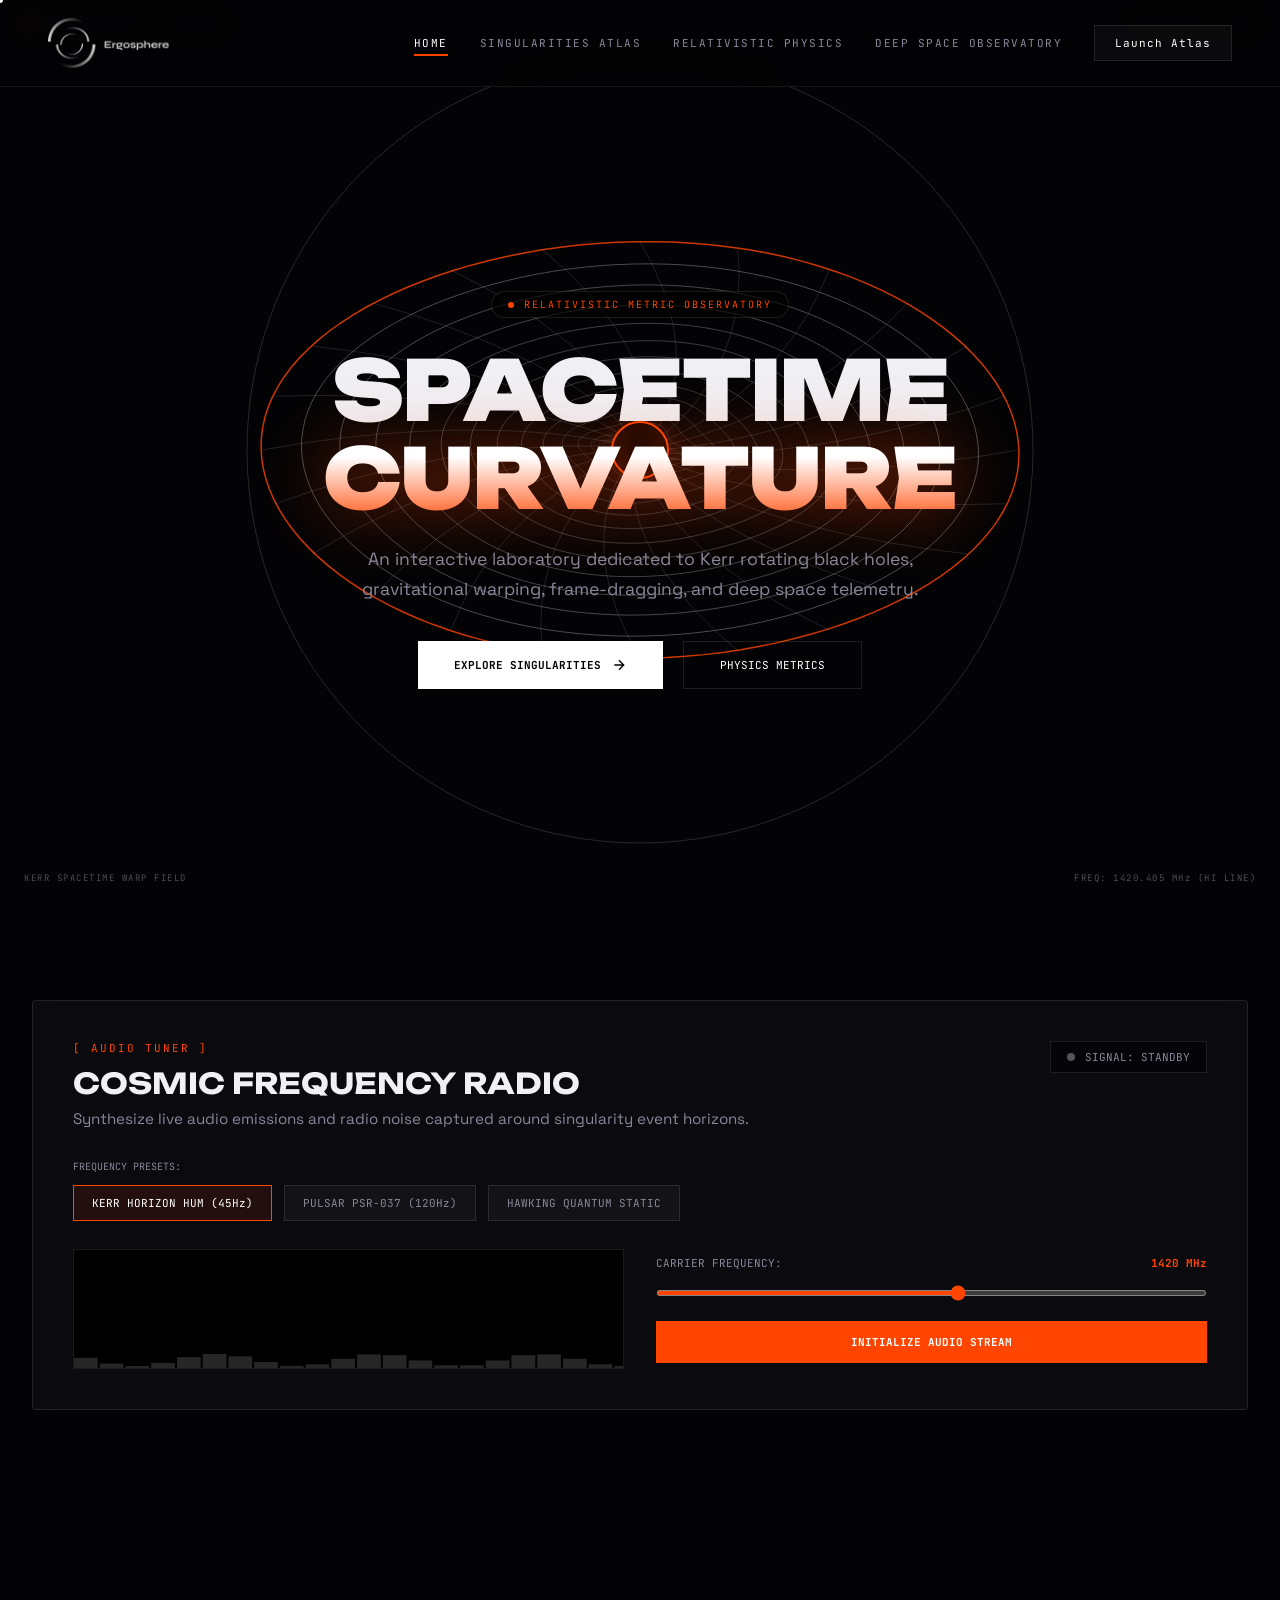
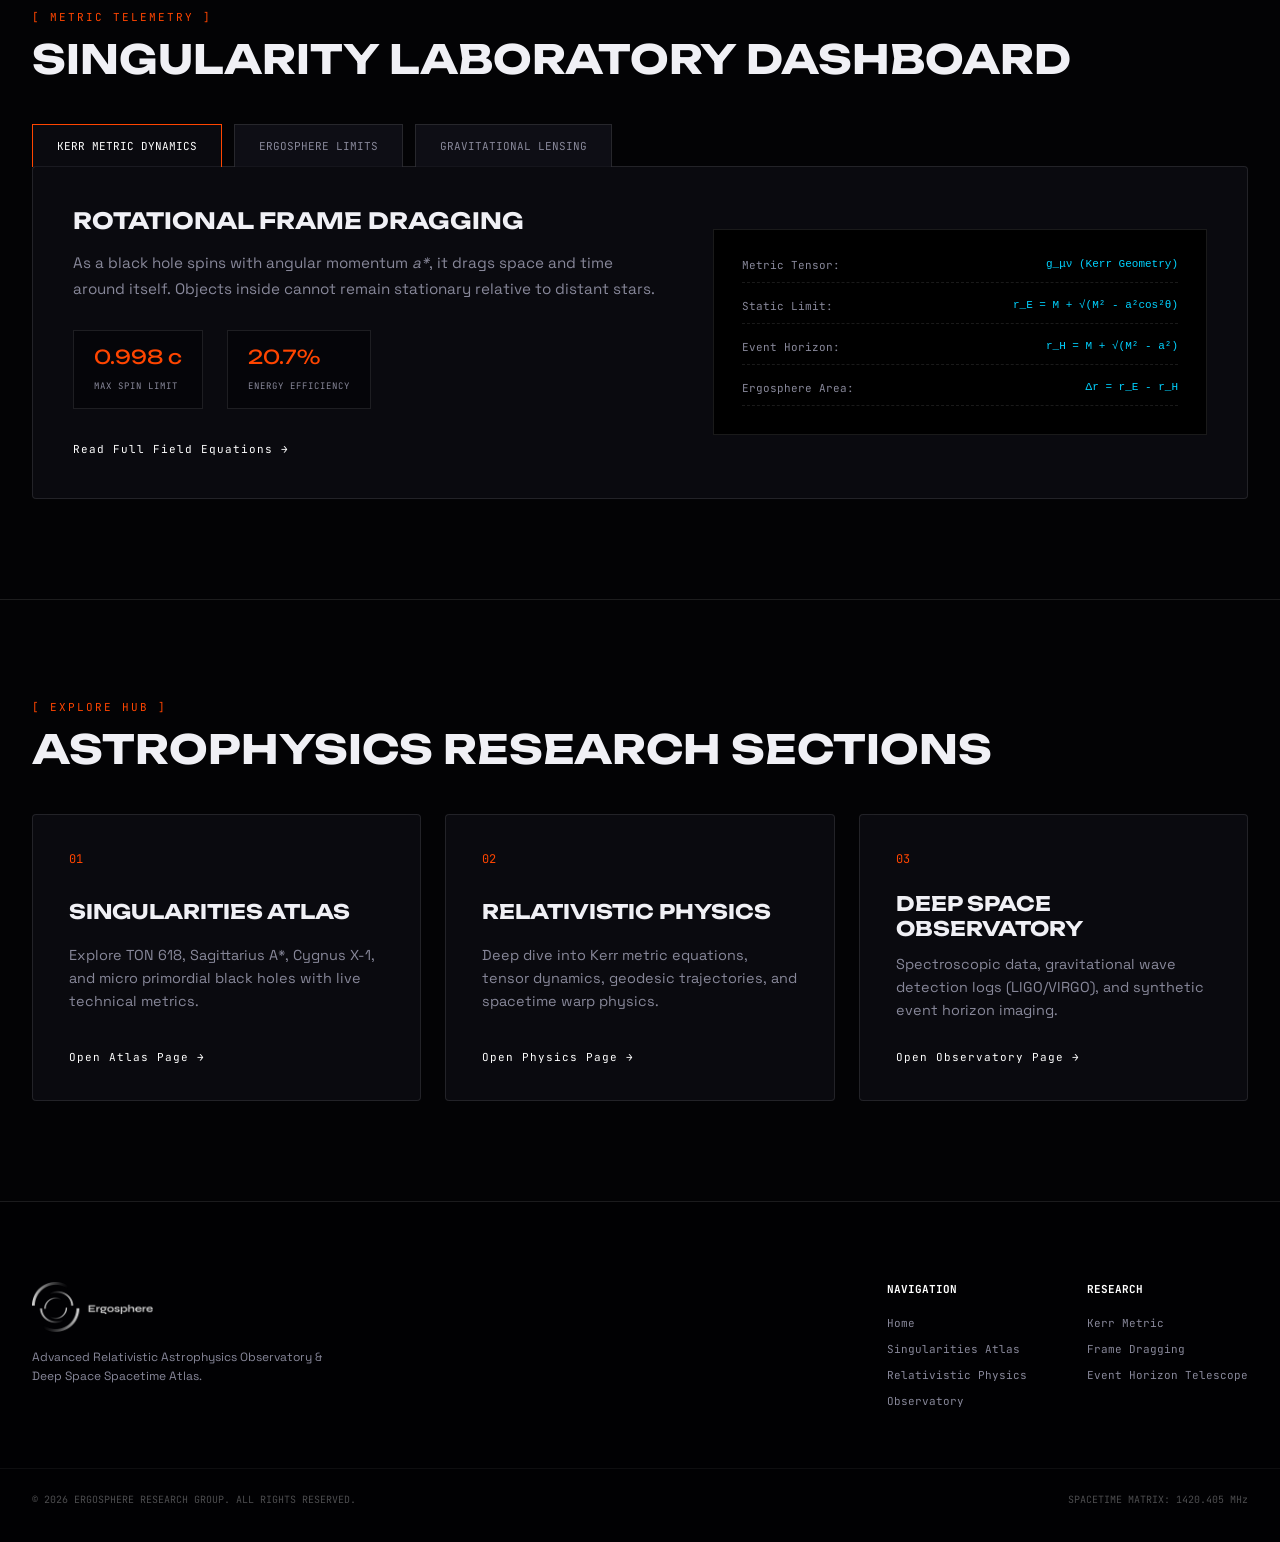
<file: index.html>
<!DOCTYPE html>
<html lang="en">
<head>
  <meta charset="UTF-8" />
  <meta name="viewport" content="width=device-width, initial-scale=1.0" />
  <title>ERGOSPHERE — Relativistic Astrophysics & Spacetime Dynamics</title>
  
  <!-- Fonts -->
  <link rel="preconnect" href="https://fonts.googleapis.com">
  <link rel="preconnect" href="https://fonts.gstatic.com" crossorigin>
  <link href="https://fonts.googleapis.com/css2?family=JetBrains+Mono:ital,wght@0,300;0,500;0,700;1,400&family=Space+Grotesk:wght@300;500;700&family=Unbounded:wght@400;700;900&display=swap" rel="stylesheet">
  
  <!-- GSAP Core -->
  <script src="https://cdnjs.cloudflare.com/ajax/libs/gsap/3.12.5/gsap.min.js"></script>

  <link rel="stylesheet" href="style.css" />
</head>
<body>

  <!-- Custom HUD Cursor -->
  <div class="custom-cursor"></div>
  <div class="custom-cursor-follower"></div>

  <!-- Technical HUD Frame Overlay -->
  <div class="hud-frame">
    <div class="hud-corner top-left">
      <span class="hud-pulse"></span> ERGOSPHERE CORE // STATION-01
    </div>
    <div class="hud-corner top-right">
      <span>GRID MATRIX: ONLINE</span>
    </div>
    <div class="hud-corner bottom-left">KERR SPACETIME WARP FIELD</div>
    <div class="hud-corner bottom-right">FREQ: 1420.405 MHz (HI LINE)</div>
  </div>

  <!-- Site Header / Navigazione VERA tra pagine -->
  <header class="site-header">
    <a href="index.html" class="logo-container hover-target">
      <img src="LOGO/LOGO.png" alt="Ergosphere" class="logo-img">
    </a>
    
    <nav class="main-nav">
      <a href="index.html" class="nav-link active hover-target">Home</a>
      <a href="singularities.html" class="nav-link hover-target">Singularities Atlas</a>
      <a href="physics.html" class="nav-link hover-target">Relativistic Physics</a>
      <a href="observatory.html" class="nav-link hover-target">Deep Space Observatory</a>
      <a href="singularities.html" class="btn-hud hover-target">Launch Atlas</a>
    </nav>
  </header>

  <main>
    <!-- HERO SECTION: Interactive Gravitational Well Grid (Ref Img 1) -->
    <section class="hero-section">
      <div class="hero-grid-container">
        <canvas id="spacetime-grid-canvas"></canvas>
      </div>

      <div class="hero-content">
        <div class="hero-badge">
          <span class="badge-dot"></span>
          <span>RELATIVISTIC METRIC OBSERVATORY</span>
        </div>

        <h1 class="hero-title">
          SPACETIME<br>
          <span class="glow-text">CURVATURE</span>
        </h1>

        <p class="hero-subtitle">
          An interactive laboratory dedicated to Kerr rotating black holes, gravitational warping, frame-dragging, and deep space telemetry.
        </p>

        <div class="hero-cta-group">
          <a href="singularities.html" class="btn-primary hover-target">
            <span>EXPLORE SINGULARITIES</span>
            <svg width="16" height="16" viewBox="0 0 24 24" fill="none" stroke="currentColor" stroke-width="2"><path d="M5 12h14M12 5l7 7-7 7"/></svg>
          </a>
          <a href="physics.html" class="btn-secondary hover-target">
            <span>PHYSICS METRICS</span>
          </a>
        </div>
      </div>
    </section>

    <!-- RADIO COSMIC FREQUENCY STATION (Sintetizzatore Audio Spaziale) -->
    <section class="radio-section">
      <div class="container">
        <div class="radio-card glass-panel">
          
          <div class="radio-header">
            <div class="radio-title-block">
              <span class="section-tag">[ AUDIO TUNER ]</span>
              <h2>COSMIC FREQUENCY RADIO</h2>
              <p>Synthesize live audio emissions and radio noise captured around singularity event horizons.</p>
            </div>
            <div class="radio-status-display">
              <span class="signal-indicator" id="radio-indicator"></span>
              <span id="radio-status-text">SIGNAL: STANDBY</span>
            </div>
          </div>

          <div class="radio-workspace">
            <!-- Preset Channels -->
            <div class="radio-channels">
              <span class="channel-label">FREQUENCY PRESETS:</span>
              <div class="channel-buttons">
                <button class="channel-btn active hover-target" data-freq="45" data-type="kerr">KERR HORIZON HUM (45Hz)</button>
                <button class="channel-btn hover-target" data-freq="120" data-type="pulsar">PULSAR PSR-037 (120Hz)</button>
                <button class="channel-btn hover-target" data-freq="432" data-type="static">HAWKING QUANTUM STATIC</button>
              </div>
            </div>

            <!-- Visualizer & Tuner Controls -->
            <div class="radio-controls-grid">
              <div class="visualizer-box">
                <canvas id="radio-visualizer"></canvas>
              </div>

              <div class="tuner-box">
                <div class="tuner-slider-group">
                  <div class="tuner-info">
                    <span>CARRIER FREQUENCY:</span>
                    <span class="freq-value" id="freq-display">1420 MHz</span>
                  </div>
                  <input type="range" id="frequency-tuner" min="100" max="2500" value="1420" class="hover-target">
                </div>

                <div class="tuner-actions">
                  <button id="radio-play-btn" class="btn-radio-toggle hover-target">
                    <span id="play-btn-text">INITIALIZE AUDIO STREAM</span>
                  </button>
                </div>
              </div>
            </div>

          </div>
        </div>
      </div>
    </section>

    <!-- TELEMETRY & DATA CARDS DASHBOARD (Ref Img 5) -->
    <section class="dashboard-section">
      <div class="container">
        <div class="section-header">
          <span class="section-tag">[ METRIC TELEMETRY ]</span>
          <h2>SINGULARITY LABORATORY DASHBOARD</h2>
        </div>

        <!-- Interactive Tabs -->
        <div class="dashboard-tabs">
          <button class="dash-tab active hover-target" data-tab="kerr">KERR METRIC DYNAMICS</button>
          <button class="dash-tab hover-target" data-tab="ergosphere">ERGOSPHERE LIMITS</button>
          <button class="dash-tab hover-target" data-tab="lensing">GRAVITATIONAL LENSING</button>
        </div>

        <!-- Dynamic Glassmorphic Panel Content -->
        <div class="dashboard-content glass-panel">
          
          <!-- Tab 1: Kerr Dynamics -->
          <div class="tab-pane active" id="pane-kerr">
            <div class="dash-grid">
              <div class="dash-info-col">
                <h3>ROTATIONAL FRAME DRAGGING</h3>
                <p>As a black hole spins with angular momentum <em>a*</em>, it drags space and time around itself. Objects inside cannot remain stationary relative to distant stars.</p>
                
                <div class="stats-row">
                  <div class="stat-box">
                    <span class="stat-num">0.998 c</span>
                    <span class="stat-lbl">MAX SPIN LIMIT</span>
                  </div>
                  <div class="stat-box">
                    <span class="stat-num">20.7%</span>
                    <span class="stat-lbl">ENERGY EFFICIENCY</span>
                  </div>
                </div>

                <a href="physics.html" class="dash-link hover-target">Read Full Field Equations &rarr;</a>
              </div>

              <div class="dash-metric-card">
                <div class="metric-line"><span>Metric Tensor:</span> <code>g_μν (Kerr Geometry)</code></div>
                <div class="metric-line"><span>Static Limit:</span> <code>r_E = M + √(M² - a²cos²θ)</code></div>
                <div class="metric-line"><span>Event Horizon:</span> <code>r_H = M + √(M² - a²)</code></div>
                <div class="metric-line"><span>Ergosphere Area:</span> <code>Δr = r_E - r_H</code></div>
              </div>
            </div>
          </div>

          <!-- Tab 2: Ergosphere Limits -->
          <div class="tab-pane" id="pane-ergosphere">
            <div class="dash-grid">
              <div class="dash-info-col">
                <h3>THE PENROSE ENERGY ZONE</h3>
                <p>The ergosphere is the region situated between the outer static limit and the inner event horizon. Matter entering this zone can split, allowing escape with excess energy extracted from the hole's rotation.</p>
                <div class="stats-row">
                  <div class="stat-box">
                    <span class="stat-num">+1.24 EeV</span>
                    <span class="stat-lbl">MAX ENERGY GAIN</span>
                  </div>
                  <div class="stat-box">
                    <span class="stat-num">OBLATE</span>
                    <span class="stat-lbl">GEOMETRY SHAPE</span>
                  </div>
                </div>
                <a href="physics.html" class="dash-link hover-target">Penrose Mechanics Overview &rarr;</a>
              </div>

              <div class="dash-metric-card">
                <div class="metric-line"><span>Particle Injection:</span> <code>E_0 = E_1 + E_2</code></div>
                <div class="metric-line"><span>Negative Energy Trajectory:</span> <code>E_2 &lt; 0 (Captured)</code></div>
                <div class="metric-line"><span>Escaping Fragment:</span> <code>E_1 &gt; E_0 (Extracted)</code></div>
              </div>
            </div>
          </div>

          <!-- Tab 3: Gravitational Lensing -->
          <div class="tab-pane" id="pane-lensing">
            <div class="dash-grid">
              <div class="dash-info-col">
                <h3>PHOTON RING & ACCRETION SHADOW</h3>
                <p>Light passing close to a singularity is bent sharply into photon rings, casting a shadow twice the size of the physical event horizon.</p>
                <div class="stats-row">
                  <div class="stat-box">
                    <span class="stat-num">2.6 M</span>
                    <span class="stat-lbl">PHOTON SPHERE RADIUS</span>
                  </div>
                  <div class="stat-box">
                    <span class="stat-num">5.2 M</span>
                    <span class="stat-lbl">SHADOW DIAMETER</span>
                  </div>
                </div>
                <a href="observatory.html" class="dash-link hover-target">Open Telescope Imagery &rarr;</a>
              </div>

              <div class="dash-metric-card">
                <div class="metric-line"><span>Deflection Angle:</span> <code>α = 4GM / (c² b)</code></div>
                <div class="metric-line"><span>Einstein Ring Radius:</span> <code>θ_E = √(4GM D_LS / (c² D_L D_S))</code></div>
              </div>
            </div>
          </div>

        </div>
      </div>
    </section>

    <!-- NAVIGATION CARDS TO OTHER PAGES -->
    <section class="modules-section">
      <div class="container">
        <div class="section-header">
          <span class="section-tag">[ EXPLORE HUB ]</span>
          <h2>ASTROPHYSICS RESEARCH SECTIONS</h2>
        </div>

        <div class="modules-grid">
          
          <a href="singularities.html" class="module-card glass-panel hover-target">
            <div class="card-num">01</div>
            <h3>SINGULARITIES ATLAS</h3>
            <p>Explore TON 618, Sagittarius A*, Cygnus X-1, and micro primordial black holes with live technical metrics.</p>
            <span class="card-btn">Open Atlas Page &rarr;</span>
          </a>

          <a href="physics.html" class="module-card glass-panel hover-target">
            <div class="card-num">02</div>
            <h3>RELATIVISTIC PHYSICS</h3>
            <p>Deep dive into Kerr metric equations, tensor dynamics, geodesic trajectories, and spacetime warp physics.</p>
            <span class="card-btn">Open Physics Page &rarr;</span>
          </a>

          <a href="observatory.html" class="module-card glass-panel hover-target">
            <div class="card-num">03</div>
            <h3>DEEP SPACE OBSERVATORY</h3>
            <p>Spectroscopic data, gravitational wave detection logs (LIGO/VIRGO), and synthetic event horizon imaging.</p>
            <span class="card-btn">Open Observatory Page &rarr;</span>
          </a>

        </div>
      </div>
    </section>
  </main>

  <!-- Site Footer -->
  <footer class="site-footer">
    <div class="container footer-content">
      <div class="footer-brand">
        <!-- LOGO ESATTO COME RICHESTO IN HTML -->
        <a href="index.html" class="logo-container hover-target">
          <img src="LOGO/LOGO.png" alt="Ergosphere" class="logo-img">
        </a>
        <p>Advanced Relativistic Astrophysics Observatory & Deep Space Spacetime Atlas.</p>
      </div>

      <div class="footer-links">
        <div class="link-col">
          <h4>NAVIGATION</h4>
          <a href="index.html">Home</a>
          <a href="singularities.html">Singularities Atlas</a>
          <a href="physics.html">Relativistic Physics</a>
          <a href="observatory.html">Observatory</a>
        </div>
        <div class="link-col">
          <h4>RESEARCH</h4>
          <a href="physics.html">Kerr Metric</a>
          <a href="physics.html">Frame Dragging</a>
          <a href="observatory.html">Event Horizon Telescope</a>
        </div>
      </div>
    </div>

    <div class="container footer-bottom">
      <p>© 2026 ERGOSPHERE RESEARCH GROUP. ALL RIGHTS RESERVED.</p>
      <p>SPACETIME MATRIX: 1420.405 MHz</p>
    </div>
  </footer>

  <script src="app.js"></script>
</body>
  <!--
   *    /\_/\      +
       ( o.o )   <3  ghostly.grl
   +    > ^ <          *
-->
</html>
</file>
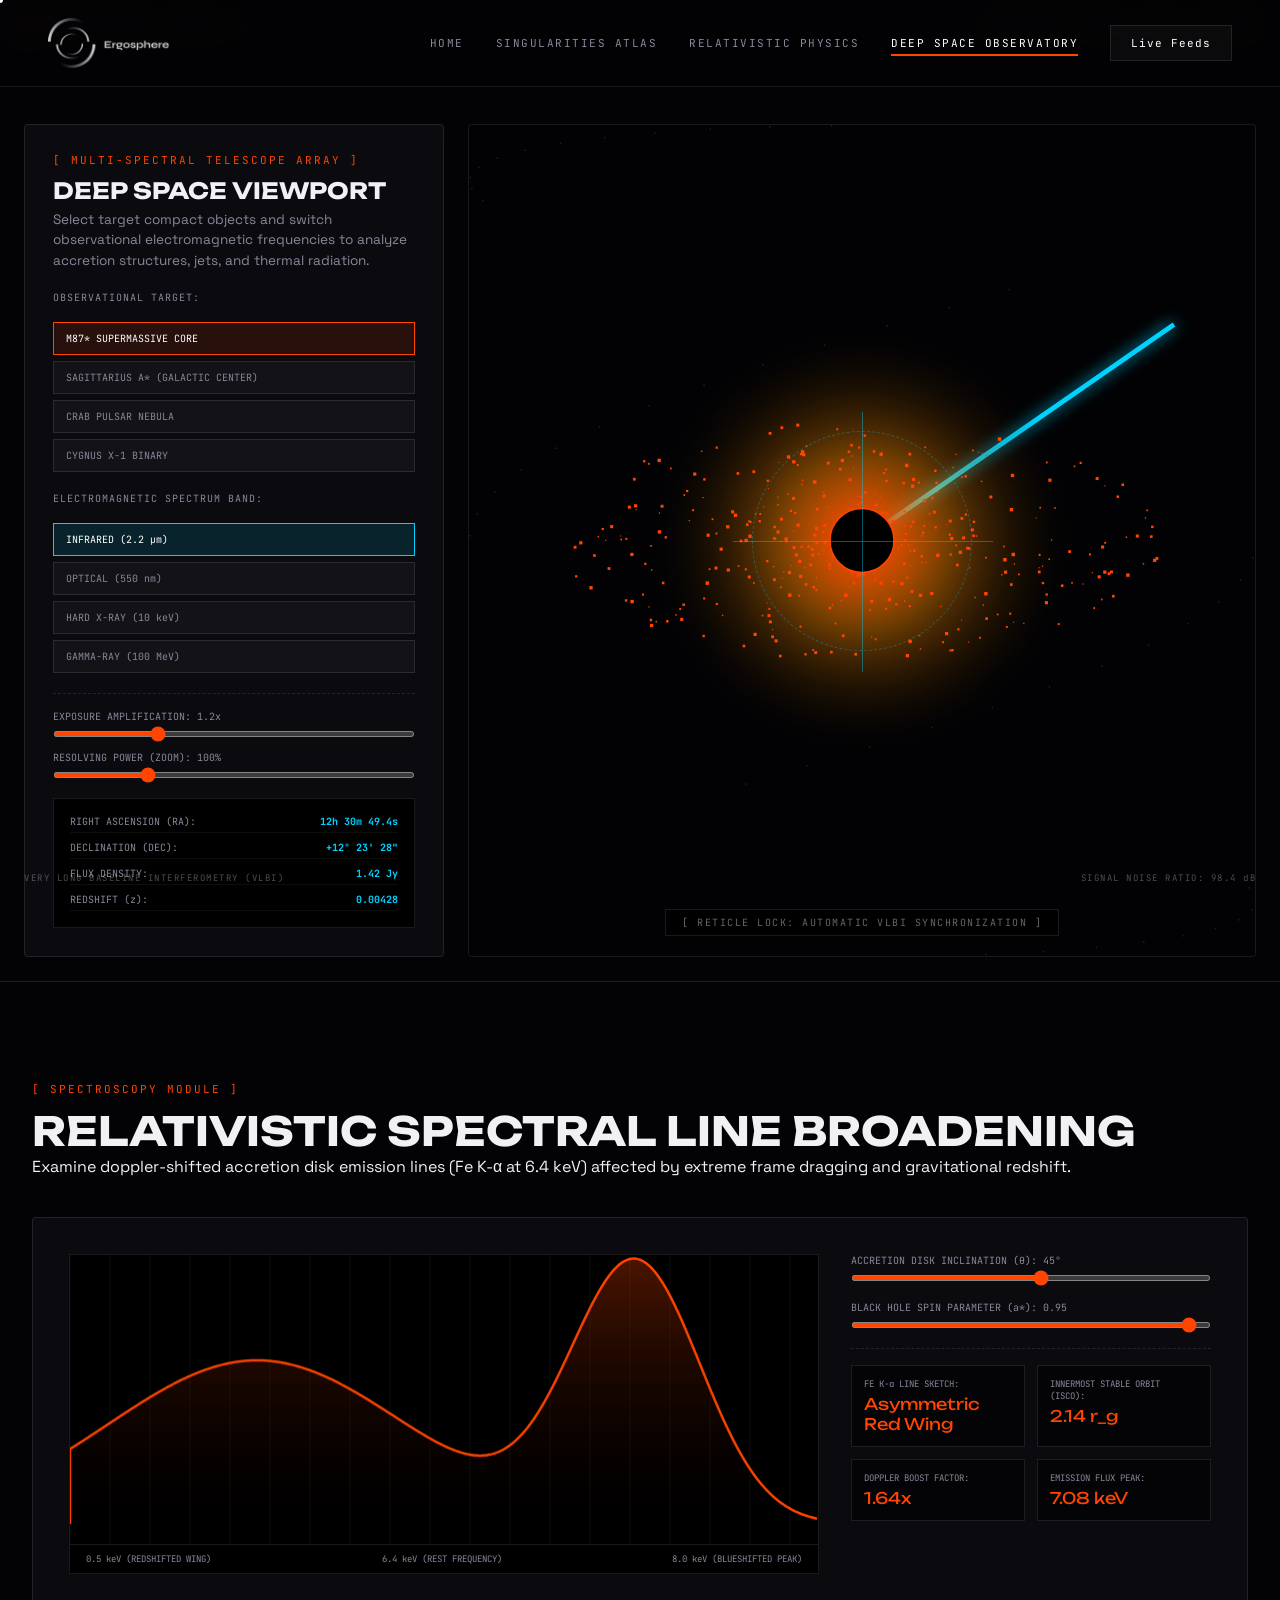
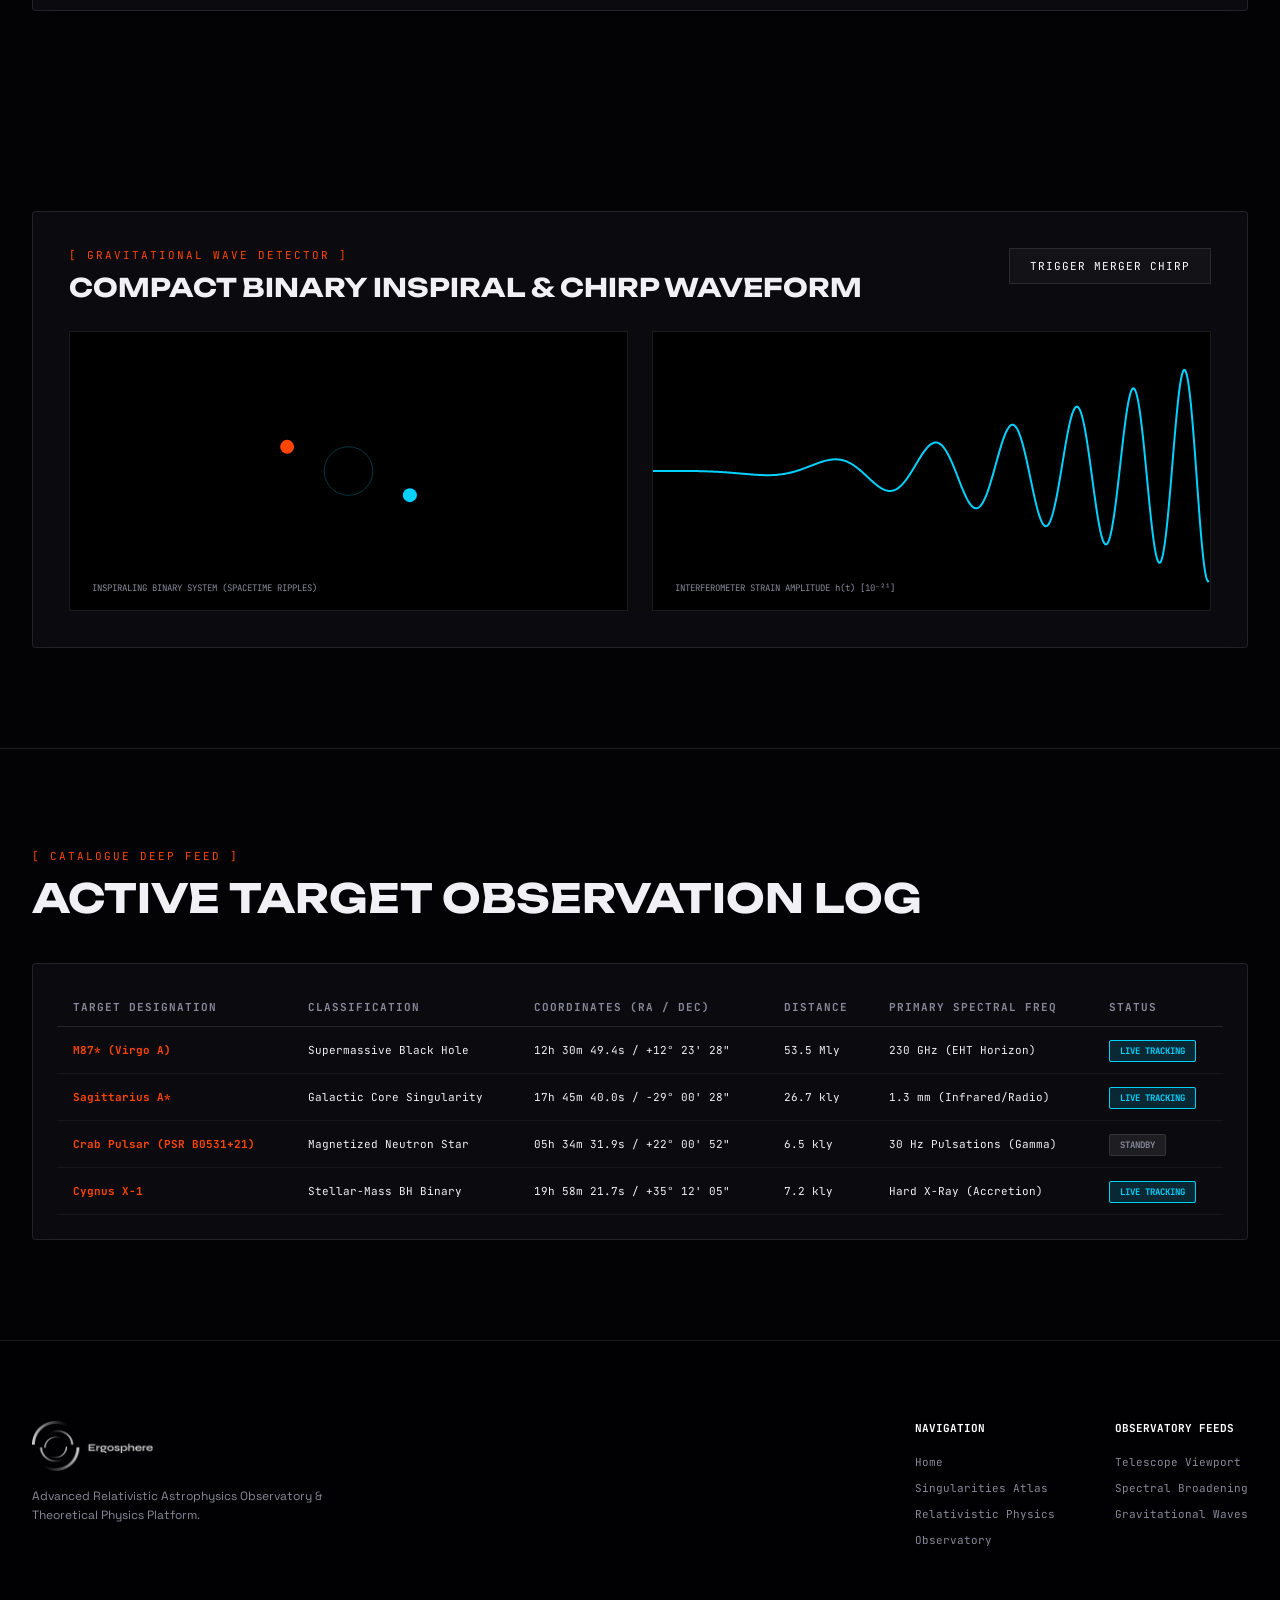
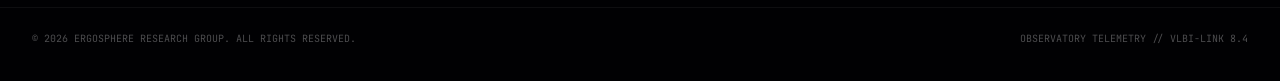
<file: observatory.html>
<!DOCTYPE html>
<html lang="en">
<head>
  <meta charset="UTF-8" />
  <meta name="viewport" content="width=device-width, initial-scale=1.0" />
  <title>DEEP SPACE OBSERVATORY — ERGOSPHERE</title>

  <!-- Fonts -->
  <link rel="preconnect" href="https://fonts.googleapis.com">
  <link rel="preconnect" href="https://fonts.gstatic.com" crossorigin>
  <link href="https://fonts.googleapis.com/css2?family=JetBrains+Mono:ital,wght@0,300;0,500;0,700;1,400&family=Space+Grotesk:wght@300;500;700&family=Unbounded:wght@400;700;900&display=swap" rel="stylesheet">

  <link rel="stylesheet" href="style.css" />
  <link rel="stylesheet" href="observatory.css" />
</head>
<body>

  <!-- Custom HUD Cursor -->
  <div class="custom-cursor"></div>
  <div class="custom-cursor-follower"></div>

  <!-- Technical HUD Frame -->
  <div class="hud-frame">
    <div class="hud-corner top-left"><span class="hud-pulse"></span> OBSERVATORY ARRAY // MODULE-04</div>
    <div class="hud-corner top-right">ARRAY STATUS: OPTICAL / RADIO / GW LINKED</div>
    <div class="hud-corner bottom-left">VERY LONG BASELINE INTERFEROMETRY (VLBI)</div>
    <div class="hud-corner bottom-right">SIGNAL NOISE RATIO: 98.4 dB</div>
  </div>

  <!-- Site Header -->
  <header class="site-header">
    <a href="index.html" class="logo-container hover-target">
      <img src="LOGO/LOGO.png" alt="Ergosphere" class="logo-img">
    </a>

    <nav class="main-nav">
      <a href="index.html" class="nav-link hover-target">Home</a>
      <a href="singularities.html" class="nav-link hover-target">Singularities Atlas</a>
      <a href="physics.html" class="nav-link hover-target">Relativistic Physics</a>
      <a href="observatory.html" class="nav-link active hover-target">Deep Space Observatory</a>
      <a href="observatory.html" class="btn-hud hover-target">Live Feeds</a>
    </nav>
  </header>

  <main>

    <!-- HERO SECTION: Interactive Multi-Spectral Telescope Viewport -->
    <section class="obs-hero">
      <div class="obs-hero-container">
        
        <!-- Controls Side Panel -->
        <div class="obs-controls glass-panel">
          <div class="control-header">
            <span class="section-tag">[ MULTI-SPECTRAL TELESCOPE ARRAY ]</span>
            <h2>DEEP SPACE VIEWPORT</h2>
            <p>Select target compact objects and switch observational electromagnetic frequencies to analyze accretion structures, jets, and thermal radiation.</p>
          </div>

          <!-- Target Selection -->
          <div class="control-group">
            <span class="ctrl-label">OBSERVATIONAL TARGET:</span>
            <div class="target-selector-buttons">
              <button class="target-btn active hover-target" data-target="m87">M87* SUPERMASSIVE CORE</button>
              <button class="target-btn hover-target" data-target="sgra">SAGITTARIUS A* (GALACTIC CENTER)</button>
              <button class="target-btn hover-target" data-target="crab">CRAB PULSAR NEBULA</button>
              <button class="target-btn hover-target" data-target="cygnus">CYGNUS X-1 BINARY</button>
            </div>
          </div>

          <!-- Wavelength Spectrum Band Selector -->
          <div class="control-group">
            <span class="ctrl-label">ELECTROMAGNETIC SPECTRUM BAND:</span>
            <div class="spectrum-buttons">
              <button class="spec-btn active hover-target" data-band="infrared">INFRARED (2.2 &mu;m)</button>
              <button class="spec-btn hover-target" data-band="optical">OPTICAL (550 nm)</button>
              <button class="spec-btn hover-target" data-band="xray">HARD X-RAY (10 keV)</button>
              <button class="spec-btn hover-target" data-band="gamma">GAMMA-RAY (100 MeV)</button>
            </div>
          </div>

          <!-- Exposure & Zoom Sliders -->
          <div class="sliders-stack">
            <div class="ctrl-group">
              <label>EXPOSURE AMPLIFICATION: <span id="exp-val">1.2x</span></label>
              <input type="range" id="exp-slider" min="0.5" max="3.0" step="0.1" value="1.2" class="hover-target">
            </div>

            <div class="ctrl-group">
              <label>RESOLVING POWER (ZOOM): <span id="zoom-val">100%</span></label>
              <input type="range" id="zoom-slider" min="50" max="250" step="5" value="100" class="hover-target">
            </div>
          </div>

          <!-- Live Telemetry Readout -->
          <div class="obs-telemetry">
            <div class="t-row"><span class="lbl">RIGHT ASCENSION (RA):</span><span class="val" id="tele-ra">12h 30m 49.4s</span></div>
            <div class="t-row"><span class="lbl">DECLINATION (DEC):</span><span class="val" id="tele-dec">+12&deg; 23' 28"</span></div>
            <div class="t-row"><span class="lbl">FLUX DENSITY:</span><span class="val" id="tele-flux">1.42 Jy</span></div>
            <div class="t-row"><span class="lbl">REDSHIFT (z):</span><span class="val" id="tele-z">0.00428</span></div>
          </div>

        </div>

        <!-- Main Telescope Canvas Viewport -->
        <div class="obs-canvas-viewport">
          <canvas id="telescope-canvas"></canvas>
          <div class="viewport-hud-overlay">
            <div class="reticle"></div>
            <span class="hud-coords">[ RETICLE LOCK: AUTOMATIC VLBI SYNCHRONIZATION ]</span>
          </div>
        </div>

      </div>
    </section>

    <!-- SECTION 2: SPECTRAL LINE & RELATIVISTIC BROADENING ANALYZER -->
    <section class="spectrum-analyzer-section">
      <div class="container">
        <div class="section-header">
          <span class="section-tag">[ SPECTROSCOPY MODULE ]</span>
          <h2>RELATIVISTIC SPECTRAL LINE BROADENING</h2>
          <p>Examine doppler-shifted accretion disk emission lines (Fe K-&alpha; at 6.4 keV) affected by extreme frame dragging and gravitational redshift.</p>
        </div>

        <div class="analyzer-card glass-panel">
          <div class="analyzer-grid">
            
            <!-- Spectral Line Graph Canvas -->
            <div class="spectrum-graph-box">
              <canvas id="spectrum-canvas"></canvas>
              <div class="spectrum-labels">
                <span>0.5 keV (REDSHIFTED WING)</span>
                <span>6.4 keV (REST FREQUENCY)</span>
                <span>8.0 keV (BLUESHIFTED PEAK)</span>
              </div>
            </div>

            <!-- Controls & Parameters -->
            <div class="spectrum-controls">
              <div class="ctrl-group">
                <label>ACCRETION DISK INCLINATION (&theta;): <span id="inc-val">45&deg;</span></label>
                <input type="range" id="inc-slider" min="0" max="85" step="1" value="45" class="hover-target">
              </div>

              <div class="ctrl-group">
                <label>BLACK HOLE SPIN PARAMETER (a*): <span id="spin-val">0.95</span></label>
                <input type="range" id="spin-slider" min="0.0" max="0.99" step="0.01" value="0.95" class="hover-target">
              </div>

              <!-- Metrics -->
              <div class="spec-metrics-grid">
                <div class="s-metric">
                  <span class="s-lbl">FE K-&alpha; LINE SKETCH:</span>
                  <span class="s-val" id="spec-skew">Asymmetric Red Wing</span>
                </div>
                <div class="s-metric">
                  <span class="s-lbl">INNERMOST STABLE ORBIT (ISCO):</span>
                  <span class="s-val" id="spec-isco">1.94 r_g</span>
                </div>
                <div class="s-metric">
                  <span class="s-lbl">DOPPLER BOOST FACTOR:</span>
                  <span class="s-val" id="spec-doppler">1.84x</span>
                </div>
                <div class="s-metric">
                  <span class="s-lbl">EMISSION FLUX PEAK:</span>
                  <span class="s-val" id="spec-peak">7.12 keV</span>
                </div>
              </div>
            </div>

          </div>
        </div>

      </div>
    </section>

    <!-- SECTION 3: GRAVITATIONAL WAVE INTERFEROMETER (LIGO / LISA) -->
    <section class="gw-section">
      <div class="container">
        <div class="gw-card glass-panel">
          
          <div class="gw-header">
            <div>
              <span class="section-tag">[ GRAVITATIONAL WAVE DETECTOR ]</span>
              <h2>COMPACT BINARY INSPIRAL & CHIRP WAVEFORM</h2>
            </div>
            <button class="btn-hud hover-target" id="trigger-chirp-btn">TRIGGER MERGER CHIRP</button>
          </div>

          <div class="gw-layout">
            <!-- Orbital Inspiral Simulation Canvas -->
            <div class="gw-canvas-box">
              <canvas id="gw-orbit-canvas"></canvas>
              <span class="canvas-tag">INSPIRALING BINARY SYSTEM (SPACETIME RIPPLES)</span>
            </div>

            <!-- Strain Waveform h(t) Graph Canvas -->
            <div class="gw-canvas-box">
              <canvas id="gw-signal-canvas"></canvas>
              <span class="canvas-tag">INTERFEROMETER STRAIN AMPLITUDE h(t) [10⁻²¹]</span>
            </div>
          </div>

        </div>
      </div>
    </section>

    <!-- SECTION 4: OBSERVATION LOG CATALOG TABLE -->
    <section class="log-section">
      <div class="container">
        <div class="section-header">
          <span class="section-tag">[ CATALOGUE DEEP FEED ]</span>
          <h2>ACTIVE TARGET OBSERVATION LOG</h2>
        </div>

        <div class="table-wrapper glass-panel">
          <table class="obs-table">
            <thead>
              <tr>
                <th>TARGET DESIGNATION</th>
                <th>CLASSIFICATION</th>
                <th>COORDINATES (RA / DEC)</th>
                <th>DISTANCE</th>
                <th>PRIMARY SPECTRAL FREQ</th>
                <th>STATUS</th>
              </tr>
            </thead>
            <tbody>
              <tr>
                <td><strong class="highlight">M87* (Virgo A)</strong></td>
                <td>Supermassive Black Hole</td>
                <td>12h 30m 49.4s / +12° 23' 28"</td>
                <td>53.5 Mly</td>
                <td>230 GHz (EHT Horizon)</td>
                <td><span class="status-badge live">LIVE TRACKING</span></td>
              </tr>
              <tr>
                <td><strong class="highlight">Sagittarius A*</strong></td>
                <td>Galactic Core Singularity</td>
                <td>17h 45m 40.0s / -29° 00' 28"</td>
                <td>26.7 kly</td>
                <td>1.3 mm (Infrared/Radio)</td>
                <td><span class="status-badge live">LIVE TRACKING</span></td>
              </tr>
              <tr>
                <td><strong class="highlight">Crab Pulsar (PSR B0531+21)</strong></td>
                <td>Magnetized Neutron Star</td>
                <td>05h 34m 31.9s / +22° 00' 52"</td>
                <td>6.5 kly</td>
                <td>30 Hz Pulsations (Gamma)</td>
                <td><span class="status-badge standby">STANDBY</span></td>
              </tr>
              <tr>
                <td><strong class="highlight">Cygnus X-1</strong></td>
                <td>Stellar-Mass BH Binary</td>
                <td>19h 58m 21.7s / +35° 12' 05"</td>
                <td>7.2 kly</td>
                <td>Hard X-Ray (Accretion)</td>
                <td><span class="status-badge live">LIVE TRACKING</span></td>
              </tr>
            </tbody>
          </table>
        </div>

      </div>
    </section>

  </main>

  <!-- Site Footer -->
  <footer class="site-footer">
    <div class="container footer-content">
      <div class="footer-brand">
        <!-- LOGO REQUISITO ESATTO -->
        <a href="index.html" class="logo-container hover-target">
          <img src="LOGO/LOGO.png" alt="Ergosphere" class="logo-img">
        </a>
        <p>Advanced Relativistic Astrophysics Observatory & Theoretical Physics Platform.</p>
      </div>

      <div class="footer-links">
        <div class="link-col">
          <h4>NAVIGATION</h4>
          <a href="index.html">Home</a>
          <a href="singularities.html">Singularities Atlas</a>
          <a href="physics.html">Relativistic Physics</a>
          <a href="observatory.html">Observatory</a>
        </div>
        <div class="link-col">
          <h4>OBSERVATORY FEEDS</h4>
          <a href="observatory.html">Telescope Viewport</a>
          <a href="observatory.html">Spectral Broadening</a>
          <a href="observatory.html">Gravitational Waves</a>
        </div>
      </div>
    </div>

    <div class="container footer-bottom">
      <p>© 2026 ERGOSPHERE RESEARCH GROUP. ALL RIGHTS RESERVED.</p>
      <p>OBSERVATORY TELEMETRY // VLBI-LINK 8.4</p>
    </div>
  </footer>

  <script src="app.js"></script>
  <script src="observatory.js"></script>
</body>
  <!--
   *    /\_/\      +
       ( o.o )   <3  ghostly.grl
   +    > ^ <          *
-->
</html>
</file>
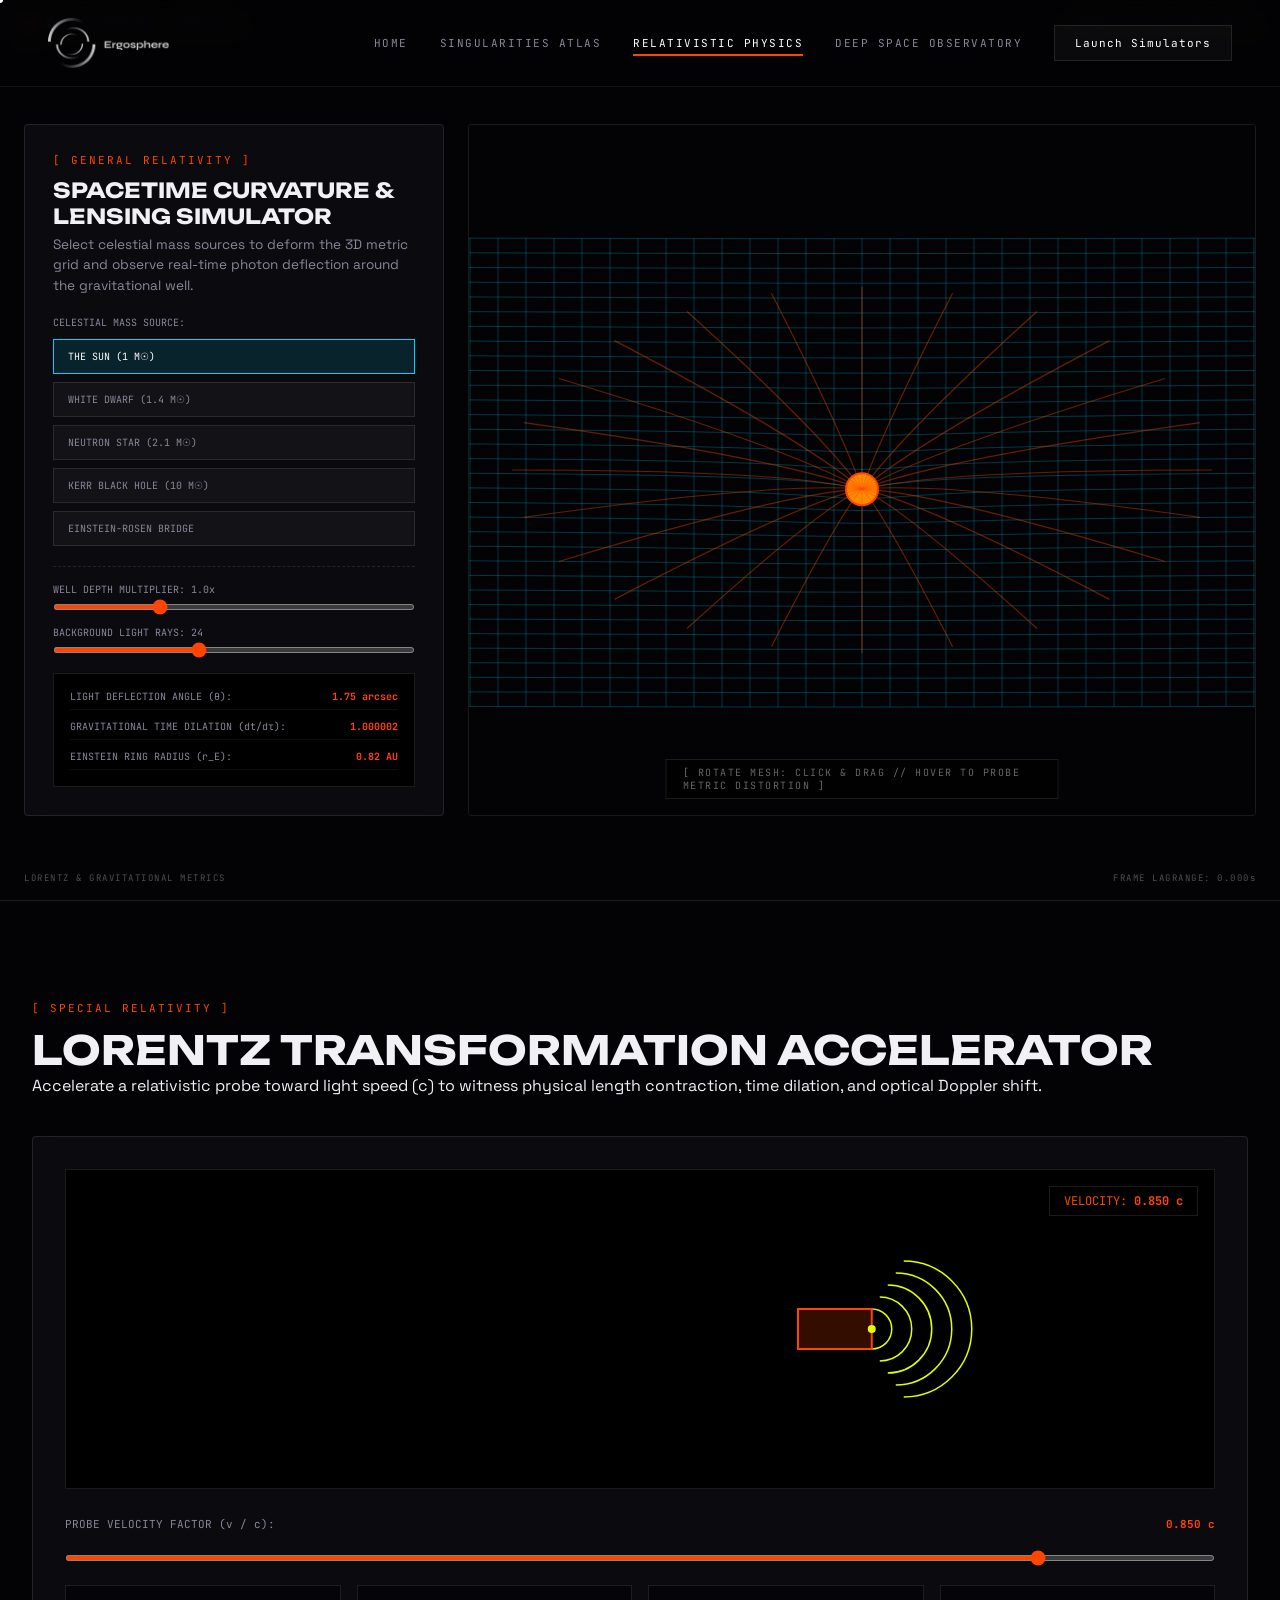
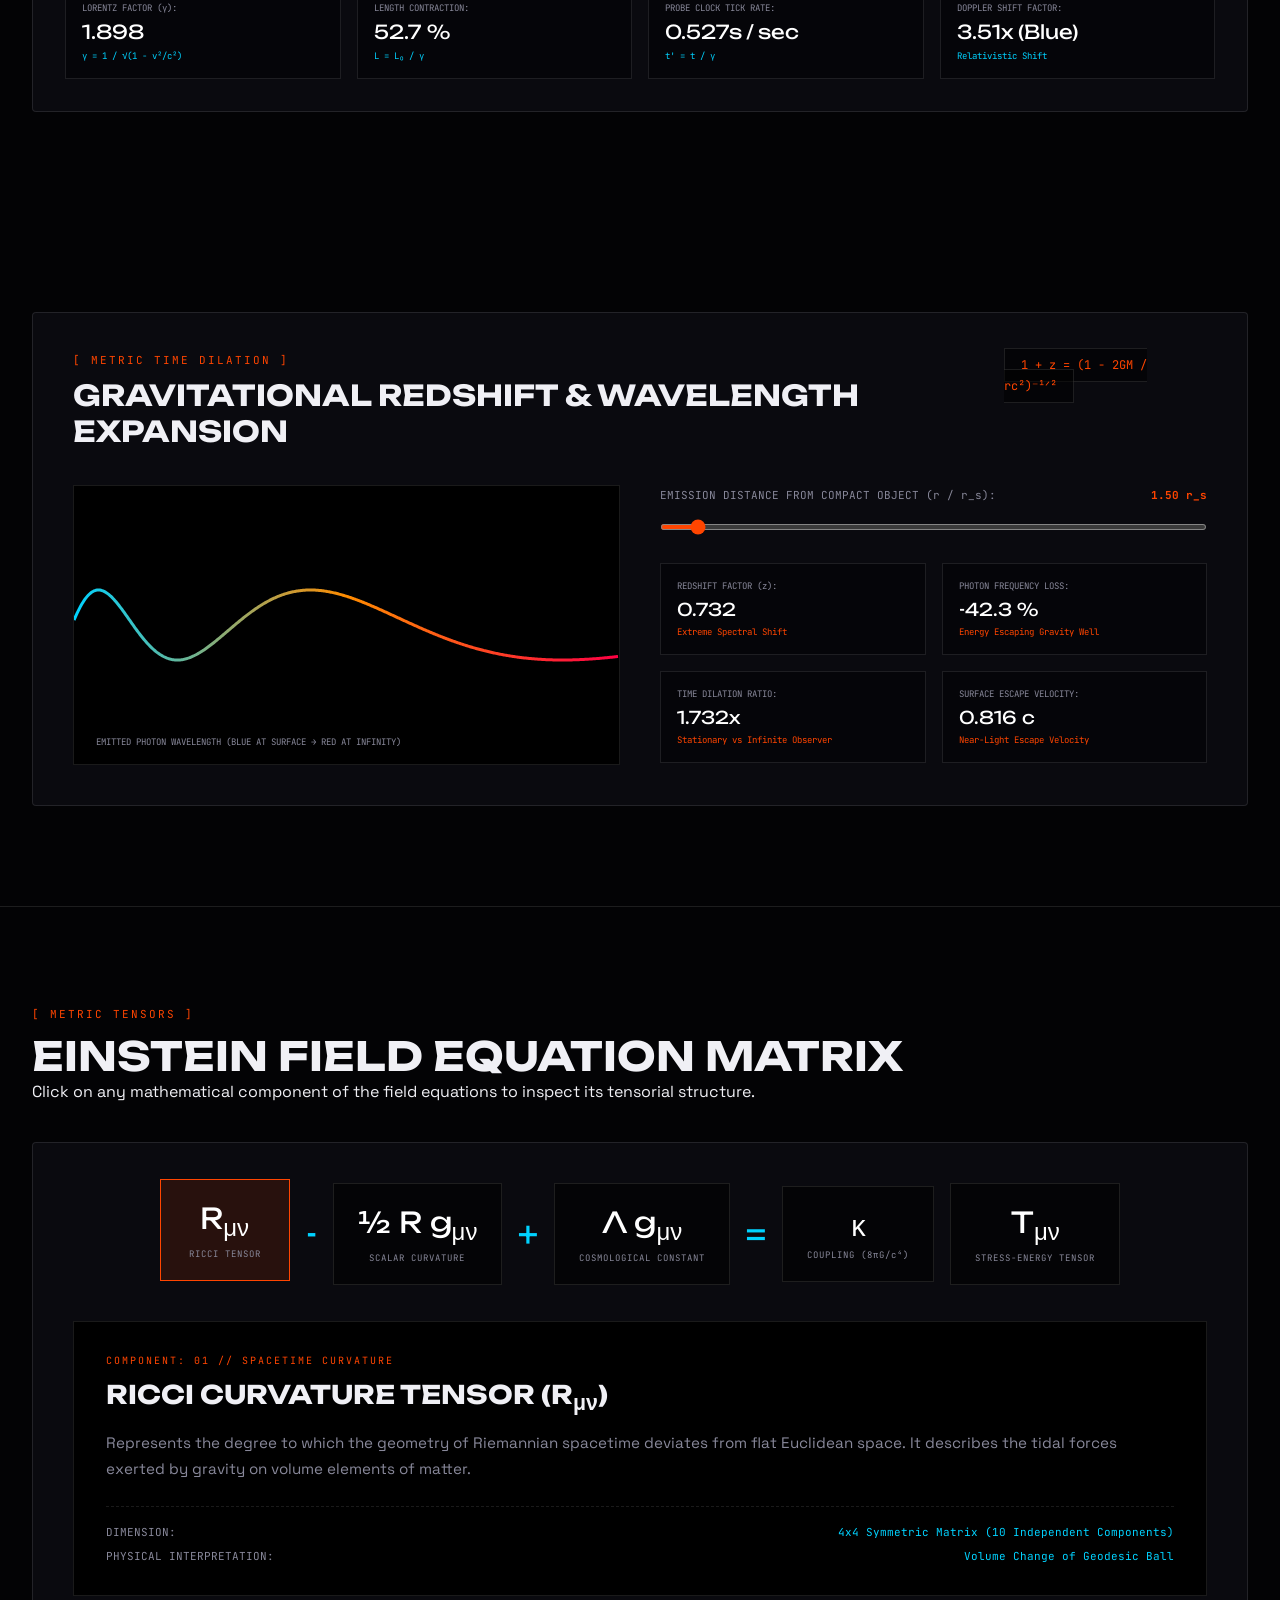
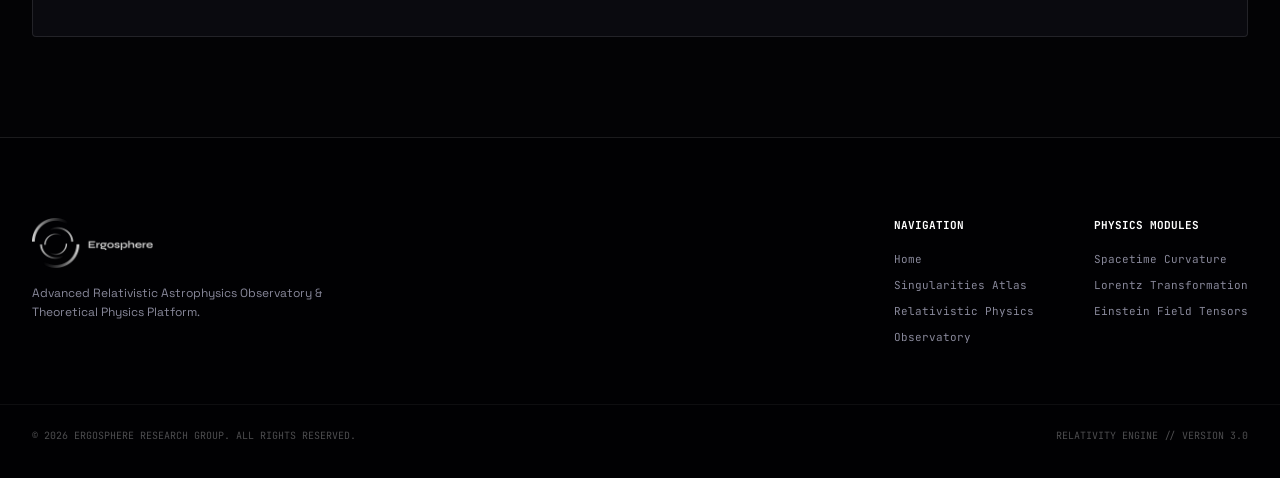
<file: physics.html>
<!DOCTYPE html>
<html lang="en">
<head>
  <meta charset="UTF-8" />
  <meta name="viewport" content="width=device-width, initial-scale=1.0" />
  <title>RELATIVISTIC PHYSICS — ERGOSPHERE Observatory</title>

  <!-- Fonts -->
  <link rel="preconnect" href="https://fonts.googleapis.com">
  <link rel="preconnect" href="https://fonts.gstatic.com" crossorigin>
  <link href="https://fonts.googleapis.com/css2?family=JetBrains+Mono:ital,wght@0,300;0,500;0,700;1,400&family=Space+Grotesk:wght@300;500;700&family=Unbounded:wght@400;700;900&display=swap" rel="stylesheet">

  <link rel="stylesheet" href="style.css" />
  <link rel="stylesheet" href="physics.css" />
</head>
<body>

  <!-- Custom HUD Cursor -->
  <div class="custom-cursor"></div>
  <div class="custom-cursor-follower"></div>

  <!-- Technical HUD Frame -->
  <div class="hud-frame">
    <div class="hud-corner top-left"><span class="hud-pulse"></span> PHYSICS LABORATORY // MODULE-03</div>
    <div class="hud-corner top-right">EINSTEIN FIELD SOLVER: ONLINE</div>
    <div class="hud-corner bottom-left">LORENTZ & GRAVITATIONAL METRICS</div>
    <div class="hud-corner bottom-right">FRAME LAGRANGE: 0.000s</div>
  </div>

  <!-- Site Header -->
  <header class="site-header">
    <a href="index.html" class="logo-container hover-target">
      <img src="LOGO/LOGO.png" alt="Ergosphere" class="logo-img">
    </a>

    <nav class="main-nav">
      <a href="index.html" class="nav-link hover-target">Home</a>
      <a href="singularities.html" class="nav-link hover-target">Singularities Atlas</a>
      <a href="physics.html" class="nav-link active hover-target">Relativistic Physics</a>
      <a href="observatory.html" class="nav-link hover-target">Deep Space Observatory</a>
      <a href="physics.html" class="btn-hud hover-target">Launch Simulators</a>
    </nav>
  </header>

  <main>

    <!-- HERO SECTION: Interactive 3D Spacetime Grid & Lensing Engine -->
    <section class="physics-hero">
      <div class="physics-hero-container">
        
        <!-- Controls Side Panel -->
        <div class="sim-controls glass-panel">
          <div class="control-header">
            <span class="section-tag">[ GENERAL RELATIVITY ]</span>
            <h2>SPACETIME CURVATURE & LENSING SIMULATOR</h2>
            <p>Select celestial mass sources to deform the 3D metric grid and observe real-time photon deflection around the gravitational well.</p>
          </div>

          <!-- Mass Source Selector -->
          <div class="mass-source-selector">
            <span class="ctrl-label">CELESTIAL MASS SOURCE:</span>
            <div class="source-buttons">
              <button class="source-btn active hover-target" data-mass="1" data-radius="20" data-type="sun">THE SUN (1 M☉)</button>
              <button class="source-btn hover-target" data-mass="15" data-radius="15" data-type="white-dwarf">WHITE DWARF (1.4 M☉)</button>
              <button class="source-btn hover-target" data-mass="40" data-radius="10" data-type="neutron">NEUTRON STAR (2.1 M☉)</button>
              <button class="source-btn hover-target" data-mass="100" data-radius="5" data-type="black-hole">KERR BLACK HOLE (10 M☉)</button>
              <button class="source-btn hover-target" data-mass="180" data-radius="2" data-type="wormhole">EINSTEIN-ROSEN BRIDGE</button>
            </div>
          </div>

          <!-- Dynamic Grid Sliders -->
          <div class="controls-grid">
            <div class="ctrl-group">
              <label>WELL DEPTH MULTIPLIER: <span id="depth-val">1.0x</span></label>
              <input type="range" id="depth-range" min="0.2" max="3.0" step="0.1" value="1.0" class="hover-target">
            </div>

            <div class="ctrl-group">
              <label>BACKGROUND LIGHT RAYS: <span id="rays-val">24</span></label>
              <input type="range" id="rays-range" min="8" max="48" step="4" value="24" class="hover-target">
            </div>
          </div>

          <!-- Telemetry Realtime Readout -->
          <div class="physics-telemetry">
            <div class="telemetry-box">
              <span class="lbl">LIGHT DEFLECTION ANGLE (&theta;):</span>
              <span class="val" id="tele-angle">1.75 arcsec</span>
            </div>
            <div class="telemetry-box">
              <span class="lbl">GRAVITATIONAL TIME DILATION (dt/d&tau;):</span>
              <span class="val" id="tele-time-dilation">1.000002</span>
            </div>
            <div class="telemetry-box">
              <span class="lbl">EINSTEIN RING RADIUS (r_E):</span>
              <span class="val" id="tele-ring">0.82 AU</span>
            </div>
          </div>
        </div>

        <!-- Canvas Viewport -->
        <div class="spacetime-canvas-box">
          <canvas id="spacetime-canvas"></canvas>
          <div class="canvas-overlay-hud">
            <span>[ ROTATE MESH: CLICK & DRAG // HOVER TO PROBE METRIC DISTORTION ]</span>
          </div>
        </div>

      </div>
    </section>

    <!-- SECTION 2: LORENTZ ACCELERATOR (SPECIAL RELATIVITY) -->
    <section class="lorentz-section">
      <div class="container">
        <div class="section-header">
          <span class="section-tag">[ SPECIAL RELATIVITY ]</span>
          <h2>LORENTZ TRANSFORMATION ACCELERATOR</h2>
          <p>Accelerate a relativistic probe toward light speed (c) to witness physical length contraction, time dilation, and optical Doppler shift.</p>
        </div>

        <div class="lorentz-layout glass-panel">
          <!-- Accelerator Canvas -->
          <div class="lorentz-canvas-box">
            <canvas id="lorentz-canvas"></canvas>
            <div class="speed-indicator">
              <span>VELOCITY: <strong id="speed-display">0.850 c</strong></span>
            </div>
          </div>

          <!-- Lorentz Interactive Controls -->
          <div class="lorentz-controls">
            <div class="speed-slider-block">
              <div class="slider-header">
                <span>PROBE VELOCITY FACTOR (v / c):</span>
                <span id="beta-val" class="highlight">0.850 c</span>
              </div>
              <input type="range" id="speed-slider" min="0" max="0.999" step="0.001" value="0.850" class="hover-target">
            </div>

            <!-- Lorentz Real-Time Metrics Grid -->
            <div class="lorentz-metrics-grid">
              <div class="l-metric">
                <span class="l-lbl">LORENTZ FACTOR (&gamma;):</span>
                <span class="l-val" id="lorentz-gamma">1.898</span>
                <span class="l-sub">&gamma; = 1 / &radic;(1 - v&sup2;/c&sup2;)</span>
              </div>
              <div class="l-metric">
                <span class="l-lbl">LENGTH CONTRACTION:</span>
                <span class="l-val" id="lorentz-length">52.7 %</span>
                <span class="l-sub">L = L₀ / &gamma;</span>
              </div>
              <div class="l-metric">
                <span class="l-lbl">PROBE CLOCK TICK RATE:</span>
                <span class="l-val" id="lorentz-clock">0.527s / sec</span>
                <span class="l-sub">t' = t / &gamma;</span>
              </div>
              <div class="l-metric">
                <span class="l-lbl">DOPPLER SHIFT FACTOR:</span>
                <span class="l-val" id="lorentz-doppler">3.51x (Blue)</span>
                <span class="l-sub">Relativistic Shift</span>
              </div>
            </div>
          </div>
        </div>

      </div>
    </section>

    <!-- SECTION 3: GRAVITATIONAL REDSHIFT & TIME DILATION LAB -->
    <section class="redshift-section">
      <div class="container">
        <div class="redshift-card glass-panel">
          
          <div class="redshift-header">
            <div>
              <span class="section-tag">[ METRIC TIME DILATION ]</span>
              <h2>GRAVITATIONAL REDSHIFT & WAVELENGTH EXPANSION</h2>
            </div>
            <div class="equation-tag">
              <code>1 + z = (1 - 2GM / rc²)⁻¹ᐟ²</code>
            </div>
          </div>

          <div class="redshift-grid">
            <!-- Photon Wavelength Wave Canvas -->
            <div class="wave-canvas-box">
              <canvas id="wave-canvas"></canvas>
              <span class="canvas-tag">EMITTED PHOTON WAVELENGTH (BLUE AT SURFACE → RED AT INFINITY)</span>
            </div>

            <!-- Redshift Radius Controls -->
            <div class="redshift-controls">
              <div class="radius-slider-block">
                <div class="slider-header">
                  <span>EMISSION DISTANCE FROM COMPACT OBJECT (r / r_s):</span>
                  <span id="radius-display" class="highlight">1.50 r_s</span>
                </div>
                <input type="range" id="redshift-radius-slider" min="1.01" max="10.0" step="0.05" value="1.50" class="hover-target">
              </div>

              <div class="redshift-metrics-grid">
                <div class="r-metric">
                  <span class="r-lbl">REDSHIFT FACTOR (z):</span>
                  <span class="r-val" id="r-z-factor">0.732</span>
                  <span class="r-sub">Extreme Spectral Shift</span>
                </div>
                <div class="r-metric">
                  <span class="r-lbl">PHOTON FREQUENCY LOSS:</span>
                  <span class="r-val" id="r-freq-loss">-42.3 %</span>
                  <span class="r-sub">Energy Escaping Gravity Well</span>
                </div>
                <div class="r-metric">
                  <span class="r-lbl">TIME DILATION RATIO:</span>
                  <span class="r-val" id="r-time-ratio">1.732x</span>
                  <span class="r-sub">Stationary vs Infinite Observer</span>
                </div>
                <div class="r-metric">
                  <span class="r-lbl">SURFACE ESCAPE VELOCITY:</span>
                  <span class="r-val" id="r-escape-v">0.816 c</span>
                  <span class="r-sub">Near-Light Escape Velocity</span>
                </div>
              </div>
            </div>
          </div>

        </div>
      </div>
    </section>

    <!-- SECTION 4: EINSTEIN FIELD EQUATIONS TENSOR MATRIX -->
    <section class="tensors-section">
      <div class="container">
        <div class="section-header">
          <span class="section-tag">[ METRIC TENSORS ]</span>
          <h2>EINSTEIN FIELD EQUATION MATRIX</h2>
          <p>Click on any mathematical component of the field equations to inspect its tensorial structure.</p>
        </div>

        <!-- Interactive Equation Matrix -->
        <div class="equation-matrix glass-panel">
          <div class="equation-interactive-row">
            <div class="tensor-block active hover-target" data-tensor="ricci-tensor">
              <span class="tensor-sym">R<sub>&mu;&nu;</sub></span>
              <span class="tensor-lbl">RICCI TENSOR</span>
            </div>
            <span class="eq-op">-</span>
            <div class="tensor-block hover-target" data-tensor="ricci-scalar">
              <span class="tensor-sym">&frac12; R g<sub>&mu;&nu;</sub></span>
              <span class="tensor-lbl">SCALAR CURVATURE</span>
            </div>
            <span class="eq-op">+</span>
            <div class="tensor-block hover-target" data-tensor="lambda">
              <span class="tensor-sym">&Lambda; g<sub>&mu;&nu;</sub></span>
              <span class="tensor-lbl">COSMOLOGICAL CONSTANT</span>
            </div>
            <span class="eq-op">=</span>
            <div class="tensor-block hover-target" data-tensor="coupling">
              <span class="tensor-sym">&kappa;</span>
              <span class="tensor-lbl">COUPLING (8&pi;G/c⁴)</span>
            </div>
            <div class="tensor-block hover-target" data-tensor="stress-energy">
              <span class="tensor-sym">T<sub>&mu;&nu;</sub></span>
              <span class="tensor-lbl">STRESS-ENERGY TENSOR</span>
            </div>
          </div>

          <!-- Dynamic Detail Box -->
          <div class="tensor-detail-box" id="tensor-detail-card">
            <span class="tensor-code" id="tensor-code">COMPONENT: 01 // SPACETIME CURVATURE</span>
            <h3 id="tensor-title">RICCI CURVATURE TENSOR (R<sub>&mu;&nu;</sub>)</h3>
            <p id="tensor-desc">Represents the degree to which the geometry of Riemannian spacetime deviates from flat Euclidean space. It describes the tidal forces exerted by gravity on volume elements of matter.</p>
            
            <div class="tensor-specs">
              <div class="t-spec"><span class="lbl">DIMENSION:</span><span class="val" id="tensor-dim">4x4 Symmetric Matrix (10 Independent Components)</span></div>
              <div class="t-spec"><span class="lbl">PHYSICAL INTERPRETATION:</span><span class="val" id="tensor-phys">Volume Change of Geodesic Ball</span></div>
            </div>
          </div>
        </div>

      </div>
    </section>

  </main>

  <!-- Site Footer -->
  <footer class="site-footer">
    <div class="container footer-content">
      <div class="footer-brand">
        <!-- LOGO REQUISITO ESATTO -->
        <a href="index.html" class="logo-container hover-target">
          <img src="LOGO/LOGO.png" alt="Ergosphere" class="logo-img">
        </a>
        <p>Advanced Relativistic Astrophysics Observatory & Theoretical Physics Platform.</p>
      </div>

      <div class="footer-links">
        <div class="link-col">
          <h4>NAVIGATION</h4>
          <a href="index.html">Home</a>
          <a href="singularities.html">Singularities Atlas</a>
          <a href="physics.html">Relativistic Physics</a>
          <a href="observatory.html">Observatory</a>
        </div>
        <div class="link-col">
          <h4>PHYSICS MODULES</h4>
          <a href="physics.html">Spacetime Curvature</a>
          <a href="physics.html">Lorentz Transformation</a>
          <a href="physics.html">Einstein Field Tensors</a>
        </div>
      </div>
    </div>

    <div class="container footer-bottom">
      <p>© 2026 ERGOSPHERE RESEARCH GROUP. ALL RIGHTS RESERVED.</p>
      <p>RELATIVITY ENGINE // VERSION 3.0</p>
    </div>
  </footer>

  <script src="app.js"></script>
  <script src="physics.js"></script>
</body>
  <!--
   *    /\_/\      +
       ( o.o )   <3  ghostly.grl
   +    > ^ <          *
-->
</html>
</file>
<file: style.css>
/* ==========================================================================
   CORE SYSTEM & SCI-FI DARK STYLING
   ========================================================================== */
:root {
  --bg: #030305;
  --panel-bg: rgba(18, 18, 26, 0.5);
  --panel-border: rgba(255, 255, 255, 0.1);
  --panel-border-glow: rgba(255, 69, 0, 0.4);
  --text-main: #f0f0f5;
  --text-muted: #88889a;
  --accent-orange: #ff4500;
  --accent-amber: #ff8c00;
  --accent-cyan: #00d2ff;
  --font-heading: 'Unbounded', sans-serif;
  --font-sub: 'Space Grotesk', sans-serif;
  --font-mono: 'JetBrains Mono', monospace;
}

* {
  box-sizing: border-box;
  margin: 0;
  padding: 0;
}

html {
  background-color: var(--bg);
  color: var(--text-main);
  font-family: var(--font-sub);
  overflow-x: hidden;
}

body {
  cursor: none;
}

/* Regola CSS esatta richiesta per il Logo */
.logo-img {
  display: block;
  height: 50px;
  width: auto;
  max-width: 300px;
}

/* Glassmorphism Panel */
.glass-panel {
  background: var(--panel-bg);
  border: 1px solid var(--panel-border);
  backdrop-filter: blur(16px);
  -webkit-backdrop-filter: blur(16px);
  border-radius: 4px;
}

/* Custom HUD Cursor */
.custom-cursor {
  position: fixed;
  top: 0;
  left: 0;
  width: 6px;
  height: 6px;
  background: #fff;
  border-radius: 50%;
  pointer-events: none;
  z-index: 99999;
  transform: translate(-50%, -50%);
  mix-blend-mode: difference;
}

.custom-cursor-follower {
  position: fixed;
  top: 0;
  left: 0;
  width: 36px;
  height: 36px;
  border: 1px solid rgba(255, 255, 255, 0.3);
  border-radius: 50%;
  pointer-events: none;
  z-index: 99998;
  transform: translate(-50%, -50%);
  transition: width 0.25s ease, height 0.25s ease, background 0.25s ease, border-color 0.25s ease;
  mix-blend-mode: difference;
}

.custom-cursor-follower.hovered {
  width: 60px;
  height: 60px;
  background: rgba(255, 255, 255, 0.1);
  border-color: var(--accent-orange);
}

/* Technical HUD Frame Overlay */
.hud-frame {
  position: fixed;
  inset: 0;
  pointer-events: none;
  z-index: 900;
}

.hud-corner {
  position: absolute;
  font-family: var(--font-mono);
  font-size: 9px;
  color: rgba(255, 255, 255, 0.3);
  letter-spacing: 1.5px;
  display: flex;
  align-items: center;
  gap: 8px;
}

.top-left { top: 16px; left: 24px; }
.top-right { top: 16px; right: 24px; }
.bottom-left { bottom: 16px; left: 24px; }
.bottom-right { bottom: 16px; right: 24px; }

.hud-pulse {
  width: 6px;
  height: 6px;
  background: var(--accent-orange);
  border-radius: 50%;
  box-shadow: 0 0 8px var(--accent-orange);
  animation: pulseDot 2s infinite;
}

@keyframes pulseDot {
  0%, 100% { opacity: 0.3; }
  50% { opacity: 1; }
}

/* Header & Direct Navigation Links */
.site-header {
  position: fixed;
  top: 0;
  width: 100%;
  padding: 18px 48px;
  display: flex;
  justify-content: space-between;
  align-items: center;
  z-index: 1000;
  background: rgba(3, 3, 5, 0.75);
  backdrop-filter: blur(12px);
  border-bottom: 1px solid rgba(255, 255, 255, 0.08);
}

.main-nav {
  display: flex;
  align-items: center;
  gap: 32px;
}

.nav-link {
  color: var(--text-muted);
  text-decoration: none;
  font-family: var(--font-mono);
  font-size: 11px;
  text-transform: uppercase;
  letter-spacing: 1.5px;
  transition: color 0.3s ease;
  position: relative;
}

.nav-link.active, .nav-link:hover {
  color: #fff;
}

.nav-link.active::after {
  content: '';
  position: absolute;
  bottom: -6px;
  left: 0;
  width: 100%;
  height: 2px;
  background: var(--accent-orange);
}

.btn-hud {
  padding: 10px 20px;
  border: 1px solid var(--panel-border);
  background: rgba(255, 255, 255, 0.03);
  color: #fff;
  text-decoration: none;
  font-family: var(--font-mono);
  font-size: 11px;
  letter-spacing: 1px;
  transition: all 0.3s ease;
}

.btn-hud:hover {
  border-color: var(--accent-orange);
  background: rgba(255, 69, 0, 0.1);
}

/* Container Utilities */
.container {
  max-width: 1280px;
  margin: 0 auto;
  padding: 0 32px;
}

.section-tag {
  font-family: var(--font-mono);
  font-size: 11px;
  color: var(--accent-orange);
  letter-spacing: 2px;
  display: block;
  margin-bottom: 10px;
}

.section-header {
  margin-bottom: 40px;
}

.section-header h2 {
  font-family: var(--font-heading);
  font-size: clamp(1.8rem, 3.5vw, 2.5rem);
}

/* HERO SECTION - Gravitational Well Canvas (Ref Img 1) */
.hero-section {
  position: relative;
  min-height: 100vh;
  display: flex;
  align-items: center;
  justify-content: center;
  overflow: hidden;
  padding-top: 80px;
}

.hero-grid-container {
  position: absolute;
  inset: 0;
  width: 100%;
  height: 100%;
  z-index: 1;
}

#spacetime-grid-canvas {
  width: 100%;
  height: 100%;
}

.hero-content {
  position: relative;
  z-index: 10;
  text-align: center;
  max-width: 850px;
  padding: 0 20px;
  pointer-events: none;
}

.hero-content a, .hero-content button {
  pointer-events: auto;
}

.hero-badge {
  display: inline-flex;
  align-items: center;
  gap: 10px;
  background: rgba(0, 0, 0, 0.6);
  border: 1px solid var(--panel-border);
  padding: 6px 16px;
  border-radius: 20px;
  font-family: var(--font-mono);
  font-size: 10px;
  letter-spacing: 2px;
  color: var(--accent-orange);
  margin-bottom: 28px;
}

.badge-dot {
  width: 6px;
  height: 6px;
  background: var(--accent-orange);
  border-radius: 50%;
}

.hero-title {
  font-family: var(--font-heading);
  font-size: clamp(2.8rem, 6.5vw, 5.8rem);
  font-weight: 900;
  line-height: 1.05;
  letter-spacing: -2px;
  margin-bottom: 24px;
}

.glow-text {
  background: linear-gradient(180deg, #ffffff 30%, #ff4500 100%);
  -webkit-background-clip: text;
  -webkit-text-fill-color: transparent;
  filter: drop-shadow(0 0 35px rgba(255, 69, 0, 0.5));
}

.hero-subtitle {
  font-size: 1.1rem;
  color: var(--text-muted);
  max-width: 620px;
  margin: 0 auto 36px auto;
  line-height: 1.7;
}

.hero-cta-group {
  display: flex;
  justify-content: center;
  gap: 20px;
}

.btn-primary {
  display: inline-flex;
  align-items: center;
  gap: 10px;
  padding: 16px 36px;
  background: #fff;
  color: #000;
  font-family: var(--font-mono);
  font-size: 11px;
  font-weight: 700;
  text-decoration: none;
  transition: all 0.3s ease;
}

.btn-primary:hover {
  background: var(--accent-orange);
  color: #fff;
  box-shadow: 0 0 30px rgba(255, 69, 0, 0.4);
}

.btn-secondary {
  display: inline-flex;
  align-items: center;
  padding: 16px 36px;
  background: transparent;
  color: #fff;
  border: 1px solid var(--panel-border);
  font-family: var(--font-mono);
  font-size: 11px;
  text-decoration: none;
  transition: all 0.3s ease;
}

.btn-secondary:hover {
  border-color: #fff;
  background: rgba(255, 255, 255, 0.05);
}

/* RADIO SECTION */
.radio-section {
  padding: 100px 0;
  position: relative;
  z-index: 10;
}

.radio-card {
  padding: 40px;
}

.radio-header {
  display: flex;
  justify-content: space-between;
  align-items: flex-start;
  margin-bottom: 32px;
}

.radio-title-block h2 {
  font-family: var(--font-heading);
  font-size: 1.8rem;
  margin-bottom: 8px;
}

.radio-title-block p {
  color: var(--text-muted);
  font-size: 0.95rem;
}

.radio-status-display {
  display: flex;
  align-items: center;
  gap: 10px;
  font-family: var(--font-mono);
  font-size: 11px;
  color: var(--text-muted);
  background: rgba(0, 0, 0, 0.4);
  padding: 8px 16px;
  border: 1px solid var(--panel-border);
}

.signal-indicator {
  width: 8px;
  height: 8px;
  border-radius: 50%;
  background: #555;
}

.signal-indicator.active {
  background: var(--accent-orange);
  box-shadow: 0 0 10px var(--accent-orange);
}

.radio-channels {
  margin-bottom: 28px;
}

.channel-label {
  font-family: var(--font-mono);
  font-size: 10px;
  color: var(--text-muted);
  display: block;
  margin-bottom: 12px;
}

.channel-buttons {
  display: flex;
  gap: 12px;
  flex-wrap: wrap;
}

.channel-btn {
  background: rgba(255, 255, 255, 0.03);
  border: 1px solid var(--panel-border);
  color: var(--text-muted);
  padding: 10px 18px;
  font-family: var(--font-mono);
  font-size: 11px;
  cursor: pointer;
  transition: all 0.3s ease;
}

.channel-btn.active, .channel-btn:hover {
  border-color: var(--accent-orange);
  color: #fff;
  background: rgba(255, 69, 0, 0.1);
}

.radio-controls-grid {
  display: grid;
  grid-template-columns: 1fr 1fr;
  gap: 32px;
  align-items: center;
}

.visualizer-box {
  height: 120px;
  background: #000;
  border: 1px solid var(--panel-border);
}

#radio-visualizer {
  width: 100%;
  height: 100%;
}

.tuner-box {
  display: flex;
  flex-direction: column;
  gap: 20px;
}

.tuner-info {
  display: flex;
  justify-content: space-between;
  font-family: var(--font-mono);
  font-size: 11px;
  color: var(--text-muted);
  margin-bottom: 10px;
}

.freq-value {
  color: var(--accent-orange);
  font-weight: 700;
}

input[type=range] {
  width: 100%;
  accent-color: var(--accent-orange);
  background: rgba(255, 255, 255, 0.1);
  height: 6px;
  border-radius: 3px;
  outline: none;
}

.btn-radio-toggle {
  width: 100%;
  padding: 14px;
  background: var(--accent-orange);
  color: #fff;
  border: none;
  font-family: var(--font-mono);
  font-size: 11px;
  font-weight: 700;
  cursor: pointer;
  transition: all 0.3s ease;
}

.btn-radio-toggle:hover {
  background: var(--accent-amber);
  box-shadow: 0 0 20px rgba(255, 140, 0, 0.4);
}

/* DASHBOARD SECTION (Ref Img 5) */
.dashboard-section {
  padding: 100px 0;
}

.dashboard-tabs {
  display: flex;
  gap: 12px;
  margin-bottom: -1px;
  position: relative;
  z-index: 2;
}

.dash-tab {
  padding: 14px 24px;
  background: rgba(18, 18, 26, 0.8);
  border: 1px solid var(--panel-border);
  border-bottom: none;
  color: var(--text-muted);
  font-family: var(--font-mono);
  font-size: 11px;
  cursor: pointer;
  transition: all 0.3s ease;
}

.dash-tab.active {
  color: #fff;
  background: var(--panel-bg);
  border-color: var(--accent-orange);
}

.dashboard-content {
  padding: 40px;
}

.tab-pane {
  display: none;
}

.tab-pane.active {
  display: block;
}

.dash-grid {
  display: grid;
  grid-template-columns: 1.2fr 1fr;
  gap: 48px;
  align-items: center;
}

.dash-info-col h3 {
  font-family: var(--font-heading);
  font-size: 1.4rem;
  margin-bottom: 16px;
}

.dash-info-col p {
  color: var(--text-muted);
  line-height: 1.7;
  font-size: 0.95rem;
  margin-bottom: 28px;
}

.stats-row {
  display: flex;
  gap: 24px;
  margin-bottom: 28px;
}

.stat-box {
  background: rgba(0, 0, 0, 0.4);
  border: 1px solid var(--panel-border);
  padding: 14px 20px;
}

.stat-num {
  display: block;
  font-family: var(--font-heading);
  font-size: 1.2rem;
  color: var(--accent-orange);
  margin-bottom: 4px;
}

.stat-lbl {
  font-family: var(--font-mono);
  font-size: 9px;
  color: var(--text-muted);
  letter-spacing: 1px;
}

.dash-link {
  font-family: var(--font-mono);
  font-size: 11px;
  color: #fff;
  text-decoration: none;
  letter-spacing: 1px;
  transition: color 0.3s ease;
}

.dash-link:hover {
  color: var(--accent-orange);
}

.dash-metric-card {
  background: #000;
  border: 1px solid var(--panel-border);
  padding: 28px;
  display: flex;
  flex-direction: column;
  gap: 16px;
}

.metric-line {
  font-family: var(--font-mono);
  font-size: 11px;
  display: flex;
  justify-content: space-between;
  border-bottom: 1px dashed rgba(255, 255, 255, 0.1);
  padding-bottom: 10px;
  color: var(--text-muted);
}

.metric-line code {
  color: var(--accent-cyan);
}

/* MODULES SECTION */
.modules-section {
  padding: 100px 0;
  border-top: 1px solid var(--panel-border);
}

.modules-grid {
  display: grid;
  grid-template-columns: repeat(auto-fit, minmax(320px, 1fr));
  gap: 24px;
}

.module-card {
  padding: 36px;
  text-decoration: none;
  color: inherit;
  display: flex;
  flex-direction: column;
  justify-content: space-between;
  transition: all 0.35s ease;
}

.module-card:hover {
  border-color: var(--accent-orange);
  transform: translateY(-6px);
  box-shadow: 0 10px 30px rgba(0, 0, 0, 0.5);
}

.card-num {
  font-family: var(--font-mono);
  font-size: 12px;
  color: var(--accent-orange);
  margin-bottom: 24px;
}

.module-card h3 {
  font-family: var(--font-heading);
  font-size: 1.25rem;
  margin-bottom: 12px;
}

.module-card p {
  color: var(--text-muted);
  font-size: 0.9rem;
  line-height: 1.6;
  margin-bottom: 28px;
}

.card-btn {
  font-family: var(--font-mono);
  font-size: 11px;
  color: #fff;
  letter-spacing: 1px;
}

/* FOOTER */
.site-footer {
  border-top: 1px solid var(--panel-border);
  padding: 80px 0 36px 0;
  background: #010103;
}

.footer-content {
  display: flex;
  justify-content: space-between;
  margin-bottom: 60px;
}

.footer-brand p {
  color: var(--text-muted);
  font-size: 12px;
  max-width: 300px;
  line-height: 1.6;
  margin-top: 16px;
}

.footer-links {
  display: flex;
  gap: 60px;
}

.link-col {
  display: flex;
  flex-direction: column;
  gap: 12px;
  font-family: var(--font-mono);
}

.link-col h4 {
  color: #fff;
  font-size: 11px;
  margin-bottom: 8px;
}

.link-col a {
  color: var(--text-muted);
  text-decoration: none;
  font-size: 11px;
  transition: color 0.3s ease;
}

.link-col a:hover { color: #fff; }

.footer-bottom {
  border-top: 1px solid rgba(255, 255, 255, 0.05);
  padding-top: 24px;
  display: flex;
  justify-content: space-between;
  font-family: var(--font-mono);
  font-size: 10px;
  color: rgba(255, 255, 255, 0.3);
}

@media (max-width: 900px) {
  .radio-controls-grid, .dash-grid { grid-template-columns: 1fr; }
  .site-header { padding: 16px 24px; }
  .main-nav { display: none; }
  .footer-content { flex-direction: column; gap: 40px; }
}


/* ==========================================================================
   SINGULARITIES ATLAS — DEDICATED SCI-FI STYLES
   ========================================================================== */

/* Hero Slingshot Section */
.slingshot-hero {
  padding-top: 100px;
  min-height: 100vh;
  position: relative;
}

.slingshot-container {
  display: grid;
  grid-template-columns: 420px 1fr;
  gap: 24px;
  padding: 24px;
  max-width: 1600px;
  margin: 0 auto;
}

.slingshot-controls {
  padding: 28px;
  display: flex;
  flex-direction: column;
  gap: 20px;
  z-index: 10;
}

.control-header h2 {
  font-family: var(--font-heading);
  font-size: 1.4rem;
  margin-bottom: 6px;
}

.control-header p {
  color: var(--text-muted);
  font-size: 0.85rem;
  line-height: 1.5;
}

.ctrl-label {
  font-family: var(--font-mono);
  font-size: 10px;
  color: var(--text-muted);
  display: block;
  margin-bottom: 10px;
}

.preset-buttons {
  display: flex;
  flex-direction: column;
  gap: 8px;
}

.preset-btn {
  background: rgba(255, 255, 255, 0.03);
  border: 1px solid var(--panel-border);
  color: var(--text-muted);
  padding: 10px 14px;
  font-family: var(--font-mono);
  font-size: 10px;
  text-align: left;
  cursor: pointer;
  transition: all 0.25s ease;
}

.preset-btn.active, .preset-btn:hover {
  border-color: var(--accent-orange);
  color: #fff;
  background: rgba(255, 69, 0, 0.12);
}

.controls-grid {
  display: flex;
  flex-direction: column;
  gap: 16px;
  border-top: 1px dashed var(--panel-border);
  padding-top: 16px;
}

.ctrl-group {
  display: flex;
  flex-direction: column;
  gap: 8px;
}

.ctrl-group label {
  font-family: var(--font-mono);
  font-size: 10px;
  color: var(--text-muted);
}

.ctrl-group select {
  background: #000;
  border: 1px solid var(--panel-border);
  color: #fff;
  padding: 8px;
  font-family: var(--font-mono);
  font-size: 11px;
  outline: none;
}

.slingshot-telemetry {
  background: #000;
  border: 1px solid var(--panel-border);
  padding: 16px;
  display: flex;
  flex-direction: column;
  gap: 10px;
}

.telemetry-box {
  display: flex;
  justify-content: space-between;
  font-family: var(--font-mono);
  font-size: 10px;
  border-bottom: 1px solid rgba(255, 255, 255, 0.05);
  padding-bottom: 6px;
}

.telemetry-box .lbl { color: var(--text-muted); }
.telemetry-box .val { color: var(--accent-cyan); font-weight: 700; }

.status-glow {
  color: var(--accent-orange) !important;
}

.action-buttons {
  display: flex;
  gap: 12px;
}

.action-buttons button {
  flex: 1;
}

.slingshot-canvas-box {
  position: relative;
  background: #000;
  border: 1px solid var(--panel-border);
  border-radius: 4px;
  overflow: hidden;
  min-height: 650px;
}

#slingshot-canvas {
  width: 100%;
  height: 100%;
  display: block;
}

.canvas-instruction {
  position: absolute;
  bottom: 16px;
  left: 50%;
  transform: translateX(-50%);
  font-family: var(--font-mono);
  font-size: 10px;
  color: rgba(255, 255, 255, 0.4);
  letter-spacing: 1.5px;
  background: rgba(0, 0, 0, 0.7);
  padding: 6px 16px;
  border: 1px solid var(--panel-border);
  pointer-events: none;
}

/* Anatomy Section */
.anatomy-section {
  padding: 100px 0;
  border-top: 1px solid var(--panel-border);
}

.anatomy-layout {
  display: grid;
  grid-template-columns: 1fr 1fr;
  gap: 32px;
  align-items: center;
}

.anatomy-visual {
  height: 420px;
  position: relative;
  background: radial-gradient(circle at center, rgba(255,69,0,0.15) 0%, transparent 70%);
  display: flex;
  justify-content: center;
  align-items: center;
}

.anatomy-node {
  position: absolute;
  display: flex;
  align-items: center;
  gap: 10px;
  cursor: pointer;
  padding: 6px 12px;
  background: rgba(0,0,0,0.8);
  border: 1px solid var(--panel-border);
  transition: all 0.3s ease;
}

.anatomy-node:hover, .anatomy-node.active {
  border-color: var(--accent-orange);
  box-shadow: 0 0 15px rgba(255, 69, 0, 0.4);
}

.node-dot {
  width: 8px;
  height: 8px;
  border-radius: 50%;
  background: var(--accent-orange);
}

.node-label {
  font-family: var(--font-mono);
  font-size: 10px;
  color: #fff;
}

.node-singularity { top: 50%; left: 50%; transform: translate(-50%, -50%); }
.node-inner-horizon { top: 38%; left: 45%; }
.node-outer-horizon { top: 28%; left: 35%; }
.node-ergosphere { top: 18%; left: 25%; }
.node-photon-ring { top: 70%; right: 20%; }

.anatomy-info {
  padding: 40px;
}

.anatomy-code {
  font-family: var(--font-mono);
  font-size: 10px;
  color: var(--accent-orange);
  letter-spacing: 2px;
  display: block;
  margin-bottom: 12px;
}

.anatomy-info h3 {
  font-family: var(--font-heading);
  font-size: 1.8rem;
  margin-bottom: 16px;
}

.anatomy-info p {
  color: var(--text-muted);
  line-height: 1.7;
  font-size: 0.95rem;
  margin-bottom: 32px;
}

.layer-metrics {
  display: flex;
  flex-direction: column;
  gap: 12px;
  border-top: 1px dashed var(--panel-border);
  padding-top: 20px;
}

.metric-item {
  display: flex;
  justify-content: space-between;
  font-family: var(--font-mono);
  font-size: 11px;
}

.metric-item .m-lbl { color: var(--text-muted); }
.metric-item .m-val { color: var(--accent-cyan); }

/* Hawking Lab Section */
.hawking-section {
  padding: 100px 0;
}

.hawking-card {
  padding: 40px;
}

.hawking-header {
  display: flex;
  justify-content: space-between;
  align-items: flex-start;
  margin-bottom: 36px;
}

.hawking-header h2 {
  font-family: var(--font-heading);
  font-size: 1.8rem;
}

.equation-tag code {
  font-family: var(--font-mono);
  font-size: 12px;
  color: var(--accent-orange);
  background: rgba(0, 0, 0, 0.5);
  padding: 8px 16px;
  border: 1px solid var(--panel-border);
}

.hawking-grid {
  display: grid;
  grid-template-columns: 1fr 1fr;
  gap: 40px;
  align-items: center;
}

.quantum-canvas-box {
  height: 320px;
  background: #000;
  border: 1px solid var(--panel-border);
  position: relative;
}

#quantum-canvas {
  width: 100%;
  height: 100%;
}

.canvas-tag {
  position: absolute;
  bottom: 12px;
  left: 12px;
  font-family: var(--font-mono);
  font-size: 9px;
  color: var(--text-muted);
  background: rgba(0, 0, 0, 0.6);
  padding: 4px 10px;
}

.mass-slider-block {
  margin-bottom: 28px;
}

.slider-header {
  display: flex;
  justify-content: space-between;
  font-family: var(--font-mono);
  font-size: 11px;
  color: var(--text-muted);
  margin-bottom: 12px;
}

.highlight { color: var(--accent-orange); font-weight: 700; }

.hawking-metrics-grid {
  display: grid;
  grid-template-columns: 1fr 1fr;
  gap: 16px;
}

.h-metric {
  background: rgba(0, 0, 0, 0.4);
  border: 1px solid var(--panel-border);
  padding: 16px;
  display: flex;
  flex-direction: column;
  gap: 6px;
}

.h-lbl { font-family: var(--font-mono); font-size: 9px; color: var(--text-muted); }
.h-val { font-family: var(--font-heading); font-size: 1.1rem; color: #fff; }
.h-sub { font-family: var(--font-mono); font-size: 9px; color: var(--accent-cyan); }

/* Catalog Section */
.catalog-section {
  padding: 100px 0;
  border-top: 1px solid var(--panel-border);
}

.catalog-filters {
  display: flex;
  gap: 12px;
  margin-bottom: 36px;
  flex-wrap: wrap;
}

.cat-filter {
  background: rgba(255, 255, 255, 0.03);
  border: 1px solid var(--panel-border);
  color: var(--text-muted);
  padding: 10px 20px;
  font-family: var(--font-mono);
  font-size: 11px;
  cursor: pointer;
  transition: all 0.3s ease;
}

.cat-filter.active, .cat-filter:hover {
  border-color: var(--accent-orange);
  color: #fff;
  background: rgba(255, 69, 0, 0.1);
}

.catalog-grid {
  display: grid;
  grid-template-columns: repeat(auto-fit, minmax(360px, 1fr));
  gap: 24px;
}

.cat-card {
  padding: 32px;
  position: relative;
  display: flex;
  flex-direction: column;
  justify-content: space-between;
  transition: transform 0.3s ease, border-color 0.3s ease;
}

.cat-card:hover {
  border-color: var(--accent-orange);
  transform: translateY(-4px);
}

.card-badge {
  position: absolute;
  top: 20px;
  right: 20px;
  font-family: var(--font-mono);
  font-size: 9px;
  color: var(--accent-orange);
  background: rgba(255, 69, 0, 0.1);
  padding: 4px 10px;
  border: 1px solid rgba(255, 69, 0, 0.3);
}

.card-header h3 {
  font-family: var(--font-heading);
  font-size: 1.5rem;
  margin-bottom: 4px;
}

.constellation {
  font-family: var(--font-mono);
  font-size: 10px;
  color: var(--text-muted);
  display: block;
  margin-bottom: 16px;
}

.card-desc {
  color: var(--text-muted);
  font-size: 0.9rem;
  line-height: 1.6;
  margin-bottom: 24px;
}

.card-specs {
  display: flex;
  flex-direction: column;
  gap: 8px;
  border-top: 1px dashed var(--panel-border);
  padding-top: 16px;
}

.spec {
  display: flex;
  justify-content: space-between;
  font-family: var(--font-mono);
  font-size: 11px;
}

.spec .s-lbl { color: var(--text-muted); }
.spec .s-val { color: var(--accent-cyan); }

@media (max-width: 1100px) {
  .slingshot-container, .anatomy-layout, .hawking-grid { grid-template-columns: 1fr; }
  .slingshot-canvas-box { min-height: 450px; }
}
</file>
<file: observatory.css>
/* ==========================================================================
   DEEP SPACE OBSERVATORY — DEDICATED STYLES
   ========================================================================== */

/* Hero Section */
.obs-hero {
  padding-top: 100px;
  min-height: 100vh;
  position: relative;
}

.obs-hero-container {
  display: grid;
  grid-template-columns: 420px 1fr;
  gap: 24px;
  padding: 24px;
  max-width: 1600px;
  margin: 0 auto;
}

.obs-controls {
  padding: 28px;
  display: flex;
  flex-direction: column;
  gap: 20px;
  z-index: 10;
}

.control-group {
  display: flex;
  flex-direction: column;
  gap: 8px;
}

.ctrl-label {
  font-family: var(--font-mono);
  font-size: 10px;
  color: var(--text-muted);
  letter-spacing: 1px;
}

.target-selector-buttons, .spectrum-buttons {
  display: flex;
  flex-direction: column;
  gap: 6px;
}

.target-btn, .spec-btn {
  background: rgba(255, 255, 255, 0.03);
  border: 1px solid var(--panel-border);
  color: var(--text-muted);
  padding: 9px 12px;
  font-family: var(--font-mono);
  font-size: 10px;
  text-align: left;
  cursor: pointer;
  transition: all 0.25s ease;
}

.target-btn.active, .target-btn:hover {
  border-color: var(--accent-orange);
  color: #fff;
  background: rgba(255, 69, 0, 0.12);
}

.spec-btn.active, .spec-btn:hover {
  border-color: var(--accent-cyan);
  color: #fff;
  background: rgba(0, 210, 255, 0.12);
}

.sliders-stack {
  display: flex;
  flex-direction: column;
  gap: 14px;
  border-top: 1px dashed var(--panel-border);
  padding-top: 16px;
}

.obs-telemetry {
  background: #000;
  border: 1px solid var(--panel-border);
  padding: 16px;
  display: flex;
  flex-direction: column;
  gap: 8px;
}

.t-row {
  display: flex;
  justify-content: space-between;
  font-family: var(--font-mono);
  font-size: 10px;
  border-bottom: 1px solid rgba(255, 255, 255, 0.05);
  padding-bottom: 4px;
}

.t-row .lbl { color: var(--text-muted); }
.t-row .val { color: var(--accent-cyan); font-weight: 700; }

.obs-canvas-viewport {
  position: relative;
  background: #000;
  border: 1px solid var(--panel-border);
  border-radius: 4px;
  overflow: hidden;
  min-height: 650px;
}

#telescope-canvas {
  width: 100%;
  height: 100%;
  display: block;
}

.viewport-hud-overlay {
  position: absolute;
  top: 0;
  left: 0;
  width: 100%;
  height: 100%;
  pointer-events: none;
  display: flex;
  align-items: center;
  justify-content: center;
}

.reticle {
  width: 220px;
  height: 220px;
  border: 1px dashed rgba(0, 210, 255, 0.3);
  border-radius: 50%;
  position: relative;
}

.reticle::before, .reticle::after {
  content: '';
  position: absolute;
  background: rgba(0, 210, 255, 0.4);
}

.reticle::before { top: 50%; left: -20px; width: 260px; height: 1px; }
.reticle::after { left: 50%; top: -20px; height: 260px; width: 1px; }

.hud-coords {
  position: absolute;
  bottom: 20px;
  font-family: var(--font-mono);
  font-size: 10px;
  color: rgba(255, 255, 255, 0.4);
  letter-spacing: 1.5px;
  background: rgba(0, 0, 0, 0.8);
  padding: 6px 16px;
  border: 1px solid var(--panel-border);
}

/* Spectroscopy Analyzer Section */
.spectrum-analyzer-section {
  padding: 100px 0;
  border-top: 1px solid var(--panel-border);
}

.analyzer-card {
  padding: 36px;
}

.analyzer-grid {
  display: grid;
  grid-template-columns: 1fr 360px;
  gap: 32px;
}

.spectrum-graph-box {
  background: #000;
  border: 1px solid var(--panel-border);
  height: 320px;
  position: relative;
  display: flex;
  flex-direction: column;
}

#spectrum-canvas {
  width: 100%;
  height: 100%;
}

.spectrum-labels {
  display: flex;
  justify-content: space-between;
  padding: 8px 16px;
  font-family: var(--font-mono);
  font-size: 9px;
  color: var(--text-muted);
  border-top: 1px solid var(--panel-border);
  background: rgba(0,0,0,0.8);
}

.spectrum-controls {
  display: flex;
  flex-direction: column;
  gap: 20px;
}

.spec-metrics-grid {
  display: grid;
  grid-template-columns: 1fr 1fr;
  gap: 12px;
  border-top: 1px dashed var(--panel-border);
  padding-top: 16px;
}

.s-metric {
  background: rgba(0, 0, 0, 0.5);
  border: 1px solid var(--panel-border);
  padding: 12px;
  display: flex;
  flex-direction: column;
  gap: 4px;
}

.s-lbl { font-family: var(--font-mono); font-size: 9px; color: var(--text-muted); }
.s-val { font-family: var(--font-heading); font-size: 1rem; color: var(--accent-orange); }

/* Gravitational Wave Section */
.gw-section {
  padding: 100px 0;
}

.gw-card {
  padding: 36px;
}

.gw-header {
  display: flex;
  justify-content: space-between;
  align-items: flex-start;
  margin-bottom: 28px;
}

.gw-header h2 {
  font-family: var(--font-heading);
  font-size: 1.6rem;
}

.gw-layout {
  display: grid;
  grid-template-columns: 1fr 1fr;
  gap: 24px;
}

.gw-canvas-box {
  height: 280px;
  background: #000;
  border: 1px solid var(--panel-border);
  position: relative;
}

.gw-canvas-box canvas {
  width: 100%;
  height: 100%;
}

/* Observation Log Section */
.log-section {
  padding: 100px 0;
  border-top: 1px solid var(--panel-border);
}

.table-wrapper {
  padding: 24px;
  overflow-x: auto;
}

.obs-table {
  width: 100%;
  border-collapse: collapse;
  text-align: left;
  font-family: var(--font-mono);
  font-size: 11px;
}

.obs-table th {
  color: var(--text-muted);
  border-bottom: 1px solid var(--panel-border);
  padding: 12px 16px;
  letter-spacing: 1px;
}

.obs-table td {
  padding: 16px;
  border-bottom: 1px solid rgba(255, 255, 255, 0.05);
}

.status-badge {
  padding: 4px 10px;
  border-radius: 2px;
  font-size: 9px;
  font-weight: 700;
}

.status-badge.live {
  background: rgba(0, 210, 255, 0.15);
  color: var(--accent-cyan);
  border: 1px solid var(--accent-cyan);
}

.status-badge.standby {
  background: rgba(255, 255, 255, 0.08);
  color: var(--text-muted);
  border: 1px solid var(--panel-border);
}

@media (max-width: 1100px) {
  .obs-hero-container, .analyzer-grid, .gw-layout { grid-template-columns: 1fr; }
  .obs-canvas-viewport { min-height: 450px; }
}
</file>
<file: physics.css>
/* ==========================================================================
   RELATIVISTIC PHYSICS — DEDICATED STYLES
   ========================================================================== */

/* Hero Section */
.physics-hero {
  padding-top: 100px;
  min-height: 100vh;
  position: relative;
}

.physics-hero-container {
  display: grid;
  grid-template-columns: 420px 1fr;
  gap: 24px;
  padding: 24px;
  max-width: 1600px;
  margin: 0 auto;
}

.sim-controls {
  padding: 28px;
  display: flex;
  flex-direction: column;
  gap: 20px;
  z-index: 10;
}

.control-header h2 {
  font-family: var(--font-heading);
  font-size: 1.3rem;
  margin-bottom: 6px;
}

.control-header p {
  color: var(--text-muted);
  font-size: 0.85rem;
  line-height: 1.5;
}

.ctrl-label {
  font-family: var(--font-mono);
  font-size: 10px;
  color: var(--text-muted);
  display: block;
  margin-bottom: 10px;
}

.source-buttons {
  display: flex;
  flex-direction: column;
  gap: 8px;
}

.source-btn {
  background: rgba(255, 255, 255, 0.03);
  border: 1px solid var(--panel-border);
  color: var(--text-muted);
  padding: 10px 14px;
  font-family: var(--font-mono);
  font-size: 10px;
  text-align: left;
  cursor: pointer;
  transition: all 0.25s ease;
}

.source-btn.active, .source-btn:hover {
  border-color: var(--accent-cyan);
  color: #fff;
  background: rgba(0, 210, 255, 0.12);
}

.controls-grid {
  display: flex;
  flex-direction: column;
  gap: 16px;
  border-top: 1px dashed var(--panel-border);
  padding-top: 16px;
}

.ctrl-group {
  display: flex;
  flex-direction: column;
  gap: 8px;
}

.ctrl-group label {
  font-family: var(--font-mono);
  font-size: 10px;
  color: var(--text-muted);
}

.physics-telemetry {
  background: #000;
  border: 1px solid var(--panel-border);
  padding: 16px;
  display: flex;
  flex-direction: column;
  gap: 10px;
}

.telemetry-box {
  display: flex;
  justify-content: space-between;
  font-family: var(--font-mono);
  font-size: 10px;
  border-bottom: 1px solid rgba(255, 255, 255, 0.05);
  padding-bottom: 6px;
}

.telemetry-box .lbl { color: var(--text-muted); }
.telemetry-box .val { color: var(--accent-orange); font-weight: 700; }

.spacetime-canvas-box {
  position: relative;
  background: #000;
  border: 1px solid var(--panel-border);
  border-radius: 4px;
  overflow: hidden;
  min-height: 650px;
}

#spacetime-canvas {
  width: 100%;
  height: 100%;
  display: block;
}

.canvas-overlay-hud {
  position: absolute;
  bottom: 16px;
  left: 50%;
  transform: translateX(-50%);
  font-family: var(--font-mono);
  font-size: 10px;
  color: rgba(255, 255, 255, 0.4);
  letter-spacing: 1.5px;
  background: rgba(0, 0, 0, 0.75);
  padding: 6px 16px;
  border: 1px solid var(--panel-border);
  pointer-events: none;
}

/* Lorentz Section */
.lorentz-section {
  padding: 100px 0;
  border-top: 1px solid var(--panel-border);
}

.lorentz-layout {
  padding: 32px;
  display: flex;
  flex-direction: column;
  gap: 28px;
}

.lorentz-canvas-box {
  height: 320px;
  background: #000;
  border: 1px solid var(--panel-border);
  position: relative;
  overflow: hidden;
}

#lorentz-canvas {
  width: 100%;
  height: 100%;
}

.speed-indicator {
  position: absolute;
  top: 16px;
  right: 16px;
  font-family: var(--font-mono);
  font-size: 12px;
  color: var(--accent-orange);
  background: rgba(0,0,0,0.8);
  padding: 6px 14px;
  border: 1px solid var(--panel-border);
}

.lorentz-controls {
  display: flex;
  flex-direction: column;
  gap: 24px;
}

.speed-slider-block {
  display: flex;
  flex-direction: column;
  gap: 12px;
}

.slider-header {
  display: flex;
  justify-content: space-between;
  font-family: var(--font-mono);
  font-size: 11px;
  color: var(--text-muted);
}

.highlight { color: var(--accent-orange); font-weight: 700; }

.lorentz-metrics-grid {
  display: grid;
  grid-template-columns: repeat(4, 1fr);
  gap: 16px;
}

.l-metric {
  background: rgba(0, 0, 0, 0.4);
  border: 1px solid var(--panel-border);
  padding: 16px;
  display: flex;
  flex-direction: column;
  gap: 6px;
}

.l-lbl { font-family: var(--font-mono); font-size: 9px; color: var(--text-muted); }
.l-val { font-family: var(--font-heading); font-size: 1.2rem; color: #fff; }
.l-sub { font-family: var(--font-mono); font-size: 9px; color: var(--accent-cyan); }

/* Redshift Section */
.redshift-section {
  padding: 100px 0;
}

.redshift-card {
  padding: 40px;
}

.redshift-header {
  display: flex;
  justify-content: space-between;
  align-items: flex-start;
  margin-bottom: 36px;
}

.redshift-header h2 {
  font-family: var(--font-heading);
  font-size: 1.8rem;
}

.equation-tag code {
  font-family: var(--font-mono);
  font-size: 12px;
  color: var(--accent-orange);
  background: rgba(0, 0, 0, 0.5);
  padding: 8px 16px;
  border: 1px solid var(--panel-border);
}

.redshift-grid {
  display: grid;
  grid-template-columns: 1fr 1fr;
  gap: 40px;
  align-items: center;
}

.wave-canvas-box {
  height: 280px;
  background: #000;
  border: 1px solid var(--panel-border);
  position: relative;
}

#wave-canvas {
  width: 100%;
  height: 100%;
}

.canvas-tag {
  position: absolute;
  bottom: 12px;
  left: 12px;
  font-family: var(--font-mono);
  font-size: 9px;
  color: var(--text-muted);
  background: rgba(0, 0, 0, 0.6);
  padding: 4px 10px;
}

.radius-slider-block {
  margin-bottom: 28px;
}

.redshift-metrics-grid {
  display: grid;
  grid-template-columns: 1fr 1fr;
  gap: 16px;
}

.r-metric {
  background: rgba(0, 0, 0, 0.4);
  border: 1px solid var(--panel-border);
  padding: 16px;
  display: flex;
  flex-direction: column;
  gap: 6px;
}

.r-lbl { font-family: var(--font-mono); font-size: 9px; color: var(--text-muted); }
.r-val { font-family: var(--font-heading); font-size: 1.1rem; color: #fff; }
.r-sub { font-family: var(--font-mono); font-size: 9px; color: var(--accent-orange); }

/* Tensors Section */
.tensors-section {
  padding: 100px 0;
  border-top: 1px solid var(--panel-border);
}

.equation-matrix {
  padding: 40px;
  display: flex;
  flex-direction: column;
  gap: 36px;
}

.equation-interactive-row {
  display: flex;
  align-items: center;
  justify-content: center;
  gap: 16px;
  flex-wrap: wrap;
}

.tensor-block {
  background: rgba(0, 0, 0, 0.6);
  border: 1px solid var(--panel-border);
  padding: 20px 24px;
  display: flex;
  flex-direction: column;
  align-items: center;
  cursor: pointer;
  transition: all 0.3s ease;
  min-width: 130px;
}

.tensor-block:hover, .tensor-block.active {
  border-color: var(--accent-orange);
  background: rgba(255, 69, 0, 0.12);
  transform: translateY(-4px);
}

.tensor-sym {
  font-family: var(--font-heading);
  font-size: 1.8rem;
  color: #fff;
  margin-bottom: 6px;
}

.tensor-lbl {
  font-family: var(--font-mono);
  font-size: 9px;
  color: var(--text-muted);
  letter-spacing: 1px;
}

.eq-op {
  font-family: var(--font-heading);
  font-size: 2rem;
  color: var(--accent-cyan);
}

.tensor-detail-box {
  background: #000;
  border: 1px solid var(--panel-border);
  padding: 32px;
}

.tensor-code {
  font-family: var(--font-mono);
  font-size: 10px;
  color: var(--accent-orange);
  letter-spacing: 2px;
  display: block;
  margin-bottom: 12px;
}

.tensor-detail-box h3 {
  font-family: var(--font-heading);
  font-size: 1.6rem;
  margin-bottom: 14px;
}

.tensor-detail-box p {
  color: var(--text-muted);
  line-height: 1.7;
  font-size: 0.95rem;
  margin-bottom: 24px;
}

.tensor-specs {
  display: flex;
  flex-direction: column;
  gap: 10px;
  border-top: 1px dashed var(--panel-border);
  padding-top: 18px;
}

.t-spec {
  display: flex;
  justify-content: space-between;
  font-family: var(--font-mono);
  font-size: 11px;
}

.t-spec .lbl { color: var(--text-muted); }
.t-spec .val { color: var(--accent-cyan); }

@media (max-width: 1100px) {
  .physics-hero-container, .lorentz-metrics-grid, .redshift-grid { grid-template-columns: 1fr; }
  .spacetime-canvas-box { min-height: 450px; }
}
</file>
